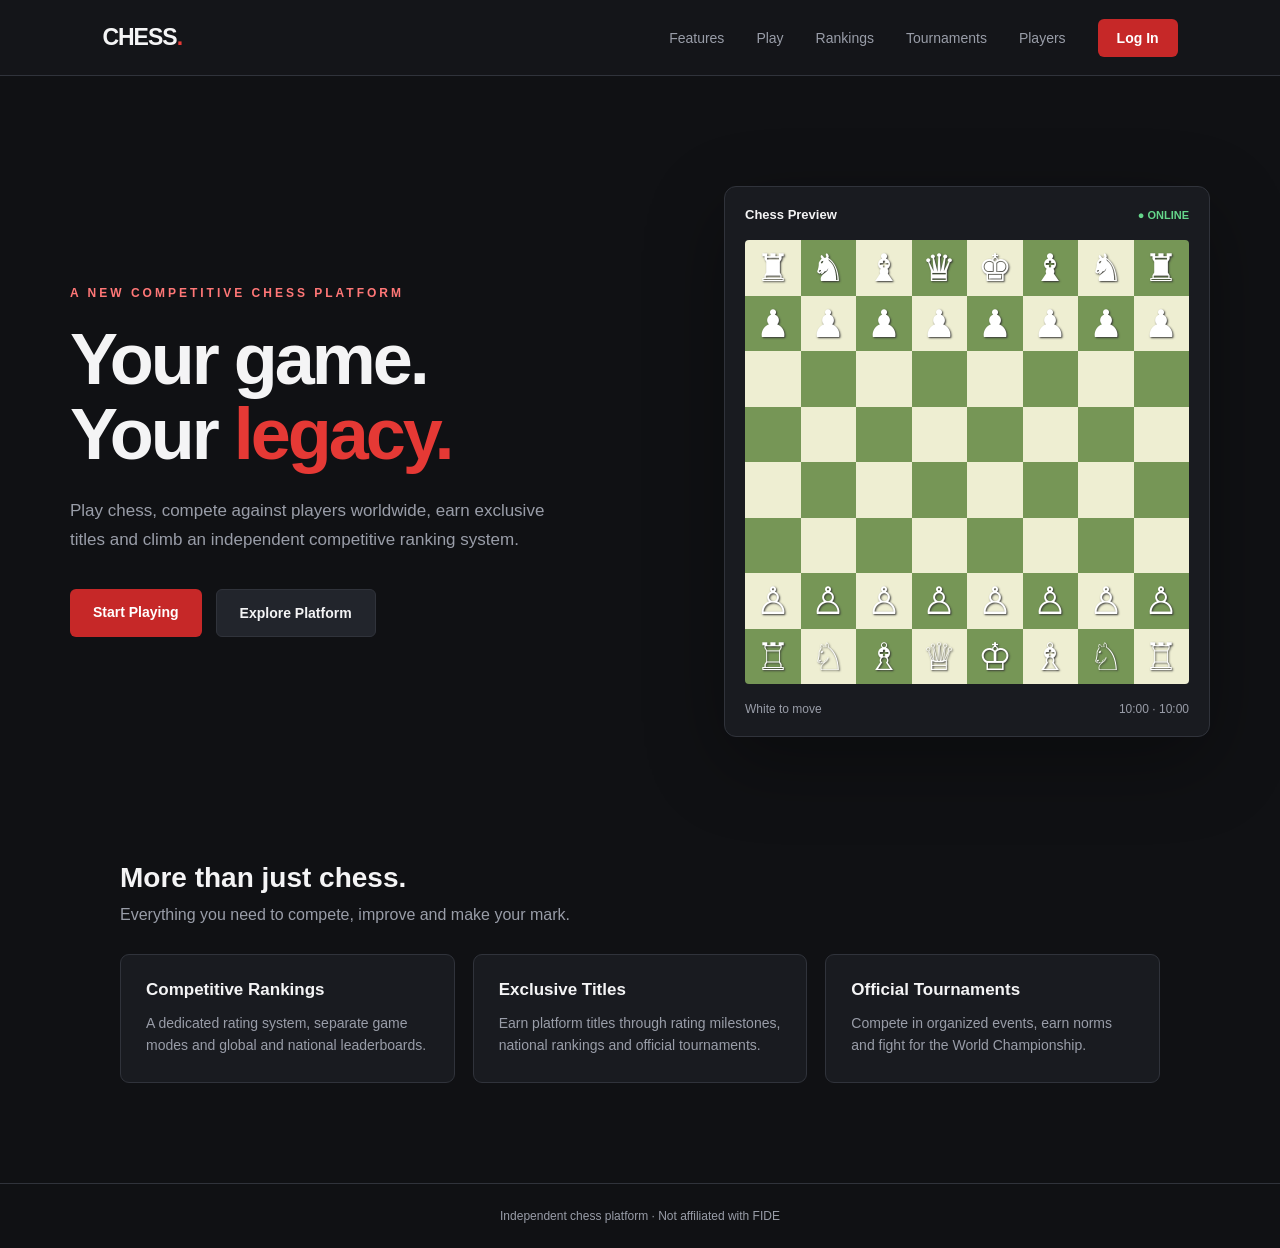
<file: index.html>
<!DOCTYPE html>
<html lang="en">
<head>
    <meta charset="UTF-8">
    <meta name="viewport" content="width=device-width, initial-scale=1.0">
    <meta name="theme-color" content="#101114">

    <title>Chess Platform — Competitive Chess</title>

    <style>
        :root {
            --background: #101114;
            --surface: #191b20;
            --surface-light: #22252c;
            --border: #30333b;
            --text: #f4f4f5;
            --muted: #999da8;
            --red: #c62828;
            --red-hover: #e53935;
        }

        * {
            margin: 0;
            padding: 0;
            box-sizing: border-box;
        }

        body {
            background: var(--background);
            color: var(--text);
            font-family: Arial, Helvetica, sans-serif;
            min-height: 100vh;
        }

        a {
            color: inherit;
            text-decoration: none;
        }

        /* Navigation */

        header {
            height: 76px;
            padding: 0 8%;
            display: flex;
            align-items: center;
            justify-content: space-between;
            border-bottom: 1px solid var(--border);
            background: #141519;
        }

        .logo {
            font-size: 23px;
            font-weight: 800;
            letter-spacing: -1px;
        }

        .logo span {
            color: var(--red-hover);
        }

        nav {
            display: flex;
            align-items: center;
            gap: 32px;
        }

        nav a {
            color: var(--muted);
            font-size: 14px;
            transition: color 0.2s;
        }

        nav a:hover {
            color: var(--text);
        }

        .login-button {
            background: var(--red);
            color: white;
            padding: 11px 19px;
            border-radius: 6px;
            font-weight: 700;
            display: inline-flex;
            align-items: center;
            gap: 9px;
        }

        nav a.login-button {
            color: white;
        }

        .login-button:hover {
            background: var(--red-hover);
        }

        .nav-av {
            width: 26px;
            height: 26px;
            border-radius: 50%;
            object-fit: cover;
            background: #292d36;
            display: inline-grid;
            place-items: center;
            font-size: 12px;
            font-weight: 800;
            flex: 0 0 26px;
        }

        .tb {
            background: #A71924;
            color: #fff;
            font-size: 10px;
            font-weight: 900;
            padding: 2px 5px;
            border-radius: 3px;
            letter-spacing: .3px;
        }

        /* Hero */

        .hero {
            max-width: 1200px;
            margin: auto;
            padding: 110px 30px 90px;
            display: grid;
            grid-template-columns: 1.1fr 0.9fr;
            align-items: center;
            gap: 60px;
        }

        .eyebrow {
            color: #ff7777;
            font-size: 12px;
            font-weight: 800;
            letter-spacing: 3px;
            text-transform: uppercase;
            margin-bottom: 22px;
        }

        h1 {
            font-size: clamp(42px, 6vw, 72px);
            line-height: 1.05;
            letter-spacing: -3px;
            margin-bottom: 24px;
        }

        h1 span {
            color: var(--red-hover);
        }

        .description {
            max-width: 500px;
            color: var(--muted);
            font-size: 17px;
            line-height: 1.7;
            margin-bottom: 35px;
        }

        .hero-actions {
            display: flex;
            gap: 14px;
            flex-wrap: wrap;
        }

        .button {
            padding: 15px 23px;
            border-radius: 6px;
            font-size: 14px;
            font-weight: 700;
            transition: 0.2s;
        }

        .primary {
            background: var(--red);
            color: white;
        }

        .primary:hover {
            background: var(--red-hover);
        }

        .secondary {
            background: var(--surface-light);
            border: 1px solid var(--border);
        }

        .secondary:hover {
            background: #30333b;
        }

        /* Chess preview */

        .preview {
            background: var(--surface);
            border: 1px solid var(--border);
            border-radius: 12px;
            padding: 20px;
            box-shadow: 0 25px 80px #00000055;
        }

        .preview-header {
            display: flex;
            justify-content: space-between;
            align-items: center;
            margin-bottom: 18px;
            font-size: 13px;
        }

        .live {
            color: #65d68b;
            font-size: 11px;
            font-weight: 700;
        }

        .board {
            display: grid;
            grid-template-columns: repeat(8, 1fr);
            aspect-ratio: 1;
            overflow: hidden;
            border-radius: 4px;
        }

        .square {
            aspect-ratio: 1;
            display: flex;
            align-items: center;
            justify-content: center;
            font-family: "Segoe UI Symbol", serif;
            font-size: clamp(19px, 3vw, 39px);
        }

        .light {
            background: #eeeed2;
            color: #ffffff;
            text-shadow: 1px 1px 2px #333;
        }

        .dark {
            background: #769656;
            color: #ffffff;
            text-shadow: 1px 1px 2px #333;
        }

        .preview-footer {
            display: flex;
            justify-content: space-between;
            margin-top: 18px;
            color: var(--muted);
            font-size: 12px;
        }

        /* Feature section */

        .features {
            max-width: 1100px;
            margin: auto;
            padding: 35px 30px 100px;
        }

        .section-heading {
            font-size: 28px;
            margin-bottom: 12px;
        }

        .section-description {
            color: var(--muted);
            margin-bottom: 30px;
        }

        .feature-grid {
            display: grid;
            grid-template-columns: repeat(3, 1fr);
            gap: 18px;
        }

        .feature {
            background: var(--surface);
            border: 1px solid var(--border);
            border-radius: 9px;
            padding: 25px;
        }

        .feature h3 {
            margin-bottom: 12px;
            font-size: 17px;
        }

        .feature p {
            color: var(--muted);
            font-size: 14px;
            line-height: 1.6;
        }

        footer {
            border-top: 1px solid var(--border);
            padding: 25px 8%;
            color: var(--muted);
            font-size: 12px;
            text-align: center;
        }

        @media (max-width: 800px) {
            header {
                padding: 0 5%;
            }

            nav {
                gap: 14px;
            }

            nav a:not(.login-button):not(#logoutLink) {
                display: none;
            }

            .hero {
                grid-template-columns: 1fr;
                padding-top: 70px;
                gap: 45px;
            }

            .feature-grid {
                grid-template-columns: 1fr;
            }
        }
    
.tb[data-tip],.title-badge[data-tip]{position:relative;cursor:help}
.tb[data-tip]:hover::after,.title-badge[data-tip]:hover::after{content:attr(data-tip);position:absolute;bottom:calc(100% + 7px);left:50%;transform:translateX(-50%);background:#000;color:#fff;font-size:11px;font-weight:700;letter-spacing:0;text-transform:none;white-space:nowrap;padding:5px 9px;border-radius:5px;border:1px solid #30333b;z-index:60;pointer-events:none}
@media(max-width:700px){
  header,.topbar{height:auto!important;flex-wrap:wrap;padding:10px 4%!important;gap:6px 12px}
  header nav,.topbar nav{width:100%;overflow-x:auto;gap:18px!important;padding:4px 0 6px;scrollbar-width:none}
  header nav a,.topbar nav a{display:inline-block!important;white-space:nowrap}
  header nav a[hidden],.topbar nav a[hidden]{display:none!important}
  button,select,.btn{min-height:44px}
}
</style>
</head>

<body>

    <header>
        <a href="index.html" class="logo">
            CHESS<span>.</span>
        </a>

        <nav>
            <a href="#features">Features</a>
            <a href="play.html">Play</a>
            <a href="rankings.html">Rankings</a>
            <a href="tournaments.html">Tournaments</a>
            <a href="player.html">Players</a>
            <a href="login.html" class="login-button" id="authLink">Log In</a>
            <a href="#" id="logoutLink" hidden>Log out</a>
        </nav>
    </header>

    <main>
        <section class="hero">
            <div>
                <div class="eyebrow">A new competitive chess platform</div>

                <h1>
                    Your game.<br>
                    Your <span>legacy.</span>
                </h1>

                <p class="description">
                    Play chess, compete against players worldwide,
                    earn exclusive titles and climb an independent
                    competitive ranking system.
                </p>

                <div class="hero-actions">
                    <a href="play.html" class="button primary">Start Playing</a>
                    <a href="#features" class="button secondary">Explore Platform</a>
                </div>
            </div>

            <div class="preview">
                <div class="preview-header">
                    <strong>Chess Preview</strong>
                    <span class="live">● ONLINE</span>
                </div>

                <div class="board" id="chess-board"></div>

                <div class="preview-footer">
                    <span>White to move</span>
                    <span>10:00 · 10:00</span>
                </div>
            </div>
        </section>

        <section class="features" id="features">
            <h2 class="section-heading">More than just chess.</h2>

            <p class="section-description">
                Everything you need to compete, improve and make your mark.
            </p>

            <div class="feature-grid">
                <article class="feature">
                    <h3>Competitive Rankings</h3>
                    <p>
                        A dedicated rating system, separate game modes
                        and global and national leaderboards.
                    </p>
                </article>

                <article class="feature">
                    <h3>Exclusive Titles</h3>
                    <p>
                        Earn platform titles through rating milestones,
                        national rankings and official tournaments.
                    </p>
                </article>

                <article class="feature">
                    <h3>Official Tournaments</h3>
                    <p>
                        Compete in organized events, earn norms
                        and fight for the World Championship.
                    </p>
                </article>
            </div>
        </section>
    </main>

    <footer>
        Independent chess platform · Not affiliated with FIDE
    </footer>

    <script>
        const pieces = [
            "♜", "♞", "♝", "♛", "♚", "♝", "♞", "♜",
            "♟", "♟", "♟", "♟", "♟", "♟", "♟", "♟",
            "", "", "", "", "", "", "", "",
            "", "", "", "", "", "", "", "",
            "", "", "", "", "", "", "", "",
            "", "", "", "", "", "", "", "",
            "♙", "♙", "♙", "♙", "♙", "♙", "♙", "♙",
            "♖", "♘", "♗", "♕", "♔", "♗", "♘", "♖"
        ];

        const board = document.getElementById("chess-board");

        pieces.forEach((piece, index) => {
            const square = document.createElement("div");

            const row = Math.floor(index / 8);
            const col = index % 8;

            square.className =
                "square " + ((row + col) % 2 === 0 ? "light" : "dark");

            square.textContent = piece;
            board.appendChild(square);
        });
    </script>

    <script type="module">
        import { createClient } from "https://esm.sh/@supabase/supabase-js@2";

        const supabase = createClient(
            "https://hloyebtuqozxalewkbgp.supabase.co",
            "sb_publishable_LhVKo17KVegP0q_qWqghnw_wkOYn3l4"
        );

        try {
            const { data: { session } } = await supabase.auth.getSession();

            if (session) {
                const user = session.user;
                const { data: profile, error } = await supabase
                    .from("profiles")
                    .select("username, title, avatar_url")
                    .eq("id", user.id)
                    .maybeSingle();
                if (error) console.error("Profile load failed:", error);

                // Fall back to the username chosen at sign-up if the profile row can't be read
                const name = profile?.username || user.user_metadata?.username || "My account";

                const link = document.getElementById("authLink");
                link.href = "player.html?user=" + encodeURIComponent(name);
                link.textContent = "";

                const av = profile?.avatar_url
                    ? Object.assign(document.createElement("img"), { src: profile.avatar_url, alt: "" })
                    : Object.assign(document.createElement("span"), { textContent: name.charAt(0).toUpperCase() });
                av.className = "nav-av";
                av.addEventListener?.("error", () => av.remove());
                link.append(av);

                if (profile?.title) {
                    const badge = document.createElement("span");
                    badge.className = "tb";
                    badge.textContent = profile.title.toUpperCase();
                    link.append(badge);
                }
                link.append(name);

                const out = document.getElementById("logoutLink");
                out.hidden = false;
                out.addEventListener("click", async (e) => {
                    e.preventDefault();
                    await supabase.auth.signOut();
                    location.reload();
                });

                // Show as "online" on the rankings page
                const presence = supabase.channel("online", { config: { presence: { key: user.id } } });
                presence.subscribe(async (status) => {
                    if (status === "SUBSCRIBED") await presence.track({ at: Date.now() });
                });
            }
        } catch (err) {
            console.error("Auth check failed:", err);
        }
    </script>

<script>
(() => {
  const N = { CM: "Candidate Master", PM: "Premier Master", NM: "National Master", IM: "International Master", GM: "Grandmaster", SGM: "Super Grandmaster", WC: "World Champion" };
  const tag = () => document.querySelectorAll(".tb,.title-badge").forEach((e) => {
    const n = N[e.textContent.trim().toUpperCase()];
    if (n && e.dataset.tip !== n) e.dataset.tip = n;
  });
  let t;
  new MutationObserver(() => { clearTimeout(t); t = setTimeout(tag, 60); }).observe(document.body, { childList: true, subtree: true });
  tag();
})();
</script>
<script src="challenges.js"></script>
</body>
</html>
</file>
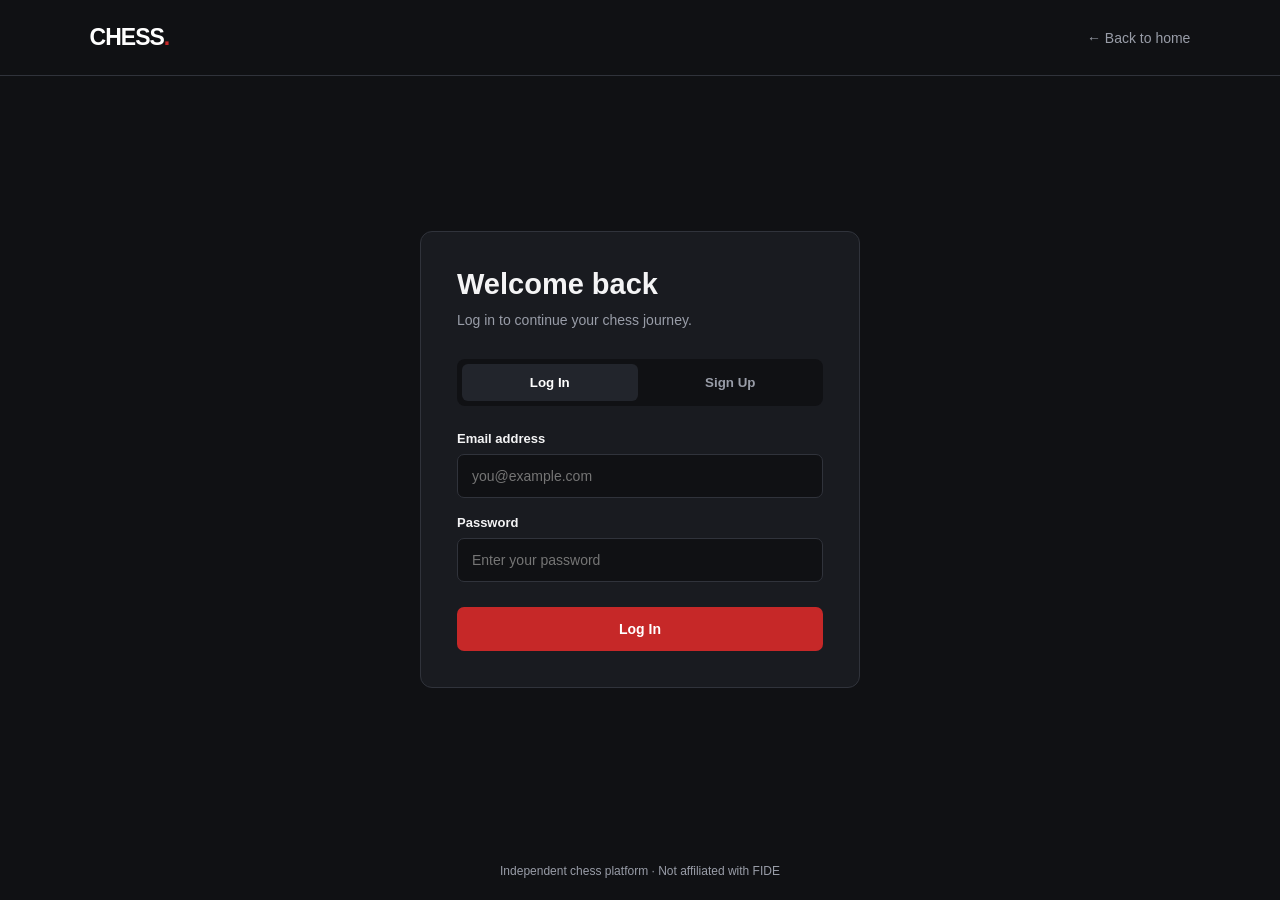
<file: login.html>
<!DOCTYPE html>
<html lang="en">
<head>
    <meta charset="UTF-8">
    <meta name="viewport" content="width=device-width, initial-scale=1.0">
    <meta name="theme-color" content="#101114">
    <title>Login — CHESS.</title>
    <style>
        :root {
            --background: #101114;
            --surface: #191b20;
            --surface-light: #22252c;
            --border: #30333b;
            --text: #f4f4f5;
            --muted: #999da8;
            --red: #c62828;
            --red-hover: #e53935;
        }
        * { box-sizing: border-box; margin: 0; padding: 0; }
        body {
            min-height: 100vh; background: var(--background); color: var(--text);
            font-family: Arial, sans-serif; display: flex; flex-direction: column;
        }
        header {
            height: 76px; padding: 0 7%; display: flex; align-items: center;
            justify-content: space-between; border-bottom: 1px solid var(--border);
        }
        .logo {
            color: white; font-size: 23px; font-weight: 900;
            text-decoration: none; letter-spacing: -1px;
        }
        .logo span { color: var(--red); }
        header a.back { color: var(--muted); text-decoration: none; font-size: 14px; }
        header a.back:hover { color: white; }
        main { flex: 1; display: grid; place-items: center; padding: 40px 20px; }
        .login-card {
            width: 100%; max-width: 440px; background: var(--surface);
            border: 1px solid var(--border); border-radius: 12px; padding: 36px;
        }
        h1 { font-size: 29px; margin-bottom: 9px; }
        .subtitle { color: var(--muted); font-size: 14px; margin-bottom: 28px; line-height: 1.5; }
        .tabs {
            display: grid; grid-template-columns: 1fr 1fr; gap: 5px;
            background: var(--background); padding: 5px; border-radius: 8px; margin-bottom: 25px;
        }
        .tab {
            padding: 11px; border: none; border-radius: 6px; background: transparent;
            color: var(--muted); font-weight: 700; cursor: pointer;
        }
        .tab.active { background: var(--surface-light); color: white; }
        .field { margin-bottom: 17px; }
        label { display: block; font-size: 13px; font-weight: 700; margin-bottom: 8px; }
        input {
            width: 100%; padding: 13px 14px; border: 1px solid var(--border);
            border-radius: 7px; background: var(--background); color: white;
            outline: none; font-size: 14px;
        }
        input:focus { border-color: var(--red); }
        .hint { margin-top: 7px; color: var(--muted); font-size: 11px; line-height: 1.45; }
        .submit {
            width: 100%; padding: 14px; margin-top: 8px; border: none; border-radius: 7px;
            background: var(--red); color: white; font-weight: 800; font-size: 14px;
            cursor: pointer; transition: .2s;
        }
        .submit:hover { background: var(--red-hover); }
        .submit:disabled { opacity: .6; cursor: not-allowed; }
        #message {
            display: none; margin-top: 18px; padding: 12px; border-radius: 7px;
            font-size: 13px; line-height: 1.5;
        }
        #message.error { display: block; background: #351b1d; color: #ffaaaa; border: 1px solid #693034; }
        #message.success { display: block; background: #193322; color: #a5e5b8; border: 1px solid #285d39; }
        footer { padding: 22px; text-align: center; color: var(--muted); font-size: 12px; }
        @media (max-width: 480px) { .login-card { padding: 25px; } }
    </style>
</head>
<body>
<header>
    <a href="index.html" class="logo">CHESS<span>.</span></a>
    <a href="index.html" class="back">← Back to home</a>
</header>

<main>
    <section class="login-card">
        <h1 id="heading">Welcome back</h1>
        <p class="subtitle" id="subtitle">Log in to continue your chess journey.</p>

        <div class="tabs" id="tabs">
            <button class="tab active" id="loginTab" type="button">Log In</button>
            <button class="tab" id="signupTab" type="button">Sign Up</button>
        </div>

        <form id="authForm">
            <div class="field" id="usernameField" hidden>
                <label for="username">Chess username</label>
                <input
                    type="text" id="username" name="username"
                    placeholder="Choose your username" minlength="3" maxlength="16"
                    pattern="[A-Za-z0-9_]{3,16}" autocomplete="username"
                    autocapitalize="none" spellcheck="false"
                >
                <p class="hint">3–16 characters. Letters, numbers and underscores only. Your username is public.</p>
            </div>

            <div class="field">
                <label for="email">Email address</label>
                <input type="email" id="email" placeholder="you@example.com"
                    autocomplete="email" required>
            </div>

            <div class="field">
                <label for="password">Password</label>
                <input type="password" id="password" placeholder="Enter your password"
                    autocomplete="current-password" minlength="6" required>
            </div>

            <div class="field" id="confirmField" hidden>
                <label for="confirmPassword">Confirm password</label>
                <input type="password" id="confirmPassword" placeholder="Enter your password again"
                    autocomplete="new-password" minlength="6">
            </div>

            <button class="submit" id="submitButton" type="submit">Log In</button>
        </form>

        <div id="message" role="status" aria-live="polite"></div>
    </section>
</main>

<footer>Independent chess platform · Not affiliated with FIDE</footer>

<script type="module">
    import { createClient } from "https://esm.sh/@supabase/supabase-js@2";

    const SUPABASE_URL = "https://hloyebtuqozxalewkbgp.supabase.co";
    const SUPABASE_KEY = "sb_publishable_LhVKo17KVegP0q_qWqghnw_wkOYn3l4";
    const supabase = createClient(SUPABASE_URL, SUPABASE_KEY);

    const form = document.getElementById("authForm");
    const loginTab = document.getElementById("loginTab");
    const signupTab = document.getElementById("signupTab");
    const heading = document.getElementById("heading");
    const subtitle = document.getElementById("subtitle");
    const submitButton = document.getElementById("submitButton");
    const usernameField = document.getElementById("usernameField");
    const usernameInput = document.getElementById("username");
    const confirmField = document.getElementById("confirmField");
    const passwordInput = document.getElementById("password");
    const confirmInput = document.getElementById("confirmPassword");
    const message = document.getElementById("message");

    let mode = "login";

    function showMessage(text, type) {
        message.textContent = text;
        message.className = type;
    }

    function clearMessage() {
        message.textContent = "";
        message.className = "";
    }

    function setMode(newMode) {
        mode = newMode;
        clearMessage();
        const signingUp = mode === "signup";

        loginTab.classList.toggle("active", !signingUp);
        signupTab.classList.toggle("active", signingUp);
        heading.textContent = signingUp ? "Create your account" : "Welcome back";
        subtitle.textContent = signingUp
            ? "Choose your CHESS. username and join the competitive chess community."
            : "Log in to continue your chess journey.";

        submitButton.textContent = signingUp ? "Create Account" : "Log In";
        usernameField.hidden = !signingUp;
        usernameInput.required = signingUp;
        confirmField.hidden = !signingUp;
        confirmInput.required = signingUp;
        passwordInput.autocomplete = signingUp ? "new-password" : "current-password";
    }

    loginTab.addEventListener("click", () => setMode("login"));
    signupTab.addEventListener("click", () => setMode("signup"));

    function friendlyAuthError(error) {
        const text = (error?.message || "").toLowerCase();
        if (text.includes("username") && (text.includes("reserved") || text.includes("already taken"))) {
            return "That username is reserved or already taken. Please choose another.";
        }
        if (text.includes("duplicate key") || text.includes("unique constraint") ||
            text.includes("profiles_username_lower_idx")) {
            return "That username is already taken. Please choose another.";
        }
        if (text.includes("already registered") || text.includes("already exists")) {
            return "An account with that email already exists. Try logging in.";
        }
        return error?.message || "Something went wrong. Please try again.";
    }

    form.addEventListener("submit", async (event) => {
        event.preventDefault();
        clearMessage();

        const email = document.getElementById("email").value.trim();
        const password = passwordInput.value;
        const username = usernameInput.value.trim();

        if (mode === "signup") {
            if (!/^[A-Za-z0-9_]{3,16}$/.test(username)) {
                showMessage("Username must be 3–16 characters and contain only letters, numbers or underscores.", "error");
                usernameInput.focus();
                return;
            }
            if (password !== confirmInput.value) {
                showMessage("Your passwords do not match.", "error");
                return;
            }
        }

        submitButton.disabled = true;
        submitButton.textContent = "Please wait...";

        try {
            if (mode === "signup") {
                const { data, error } = await supabase.auth.signUp({
                    email,
                    password,
                    options: {
                        data: { username }
                    }
                });

                if (error) throw error;

                if (data.session) {
                    showMessage("Account created! Redirecting...", "success");
                    setTimeout(() => window.location.href = "index.html", 1200);
                } else {
                    showMessage(
                        "Account created! Check your email for a confirmation link. Your username will be ready when you confirm your account.",
                        "success"
                    );
                }
            } else {
                const { error } = await supabase.auth.signInWithPassword({ email, password });
                if (error) throw error;

                showMessage("Login successful! Redirecting...", "success");
                setTimeout(() => window.location.href = "index.html", 1000);
            }
        } catch (error) {
            showMessage(friendlyAuthError(error), "error");
        } finally {
            submitButton.disabled = false;
            submitButton.textContent = mode === "signup" ? "Create Account" : "Log In";
        }
    });

    const { data: { session } } = await supabase.auth.getSession();
    if (session) {
        heading.textContent = "You're already logged in";
        subtitle.textContent = "You already have an active account session.";
        form.hidden = true;
        document.getElementById("tabs").hidden = true;
        showMessage("You are signed in. You can return to the homepage.", "success");
    }

    window.supabaseClient = supabase;
</script>
</body>
</html>
</file>
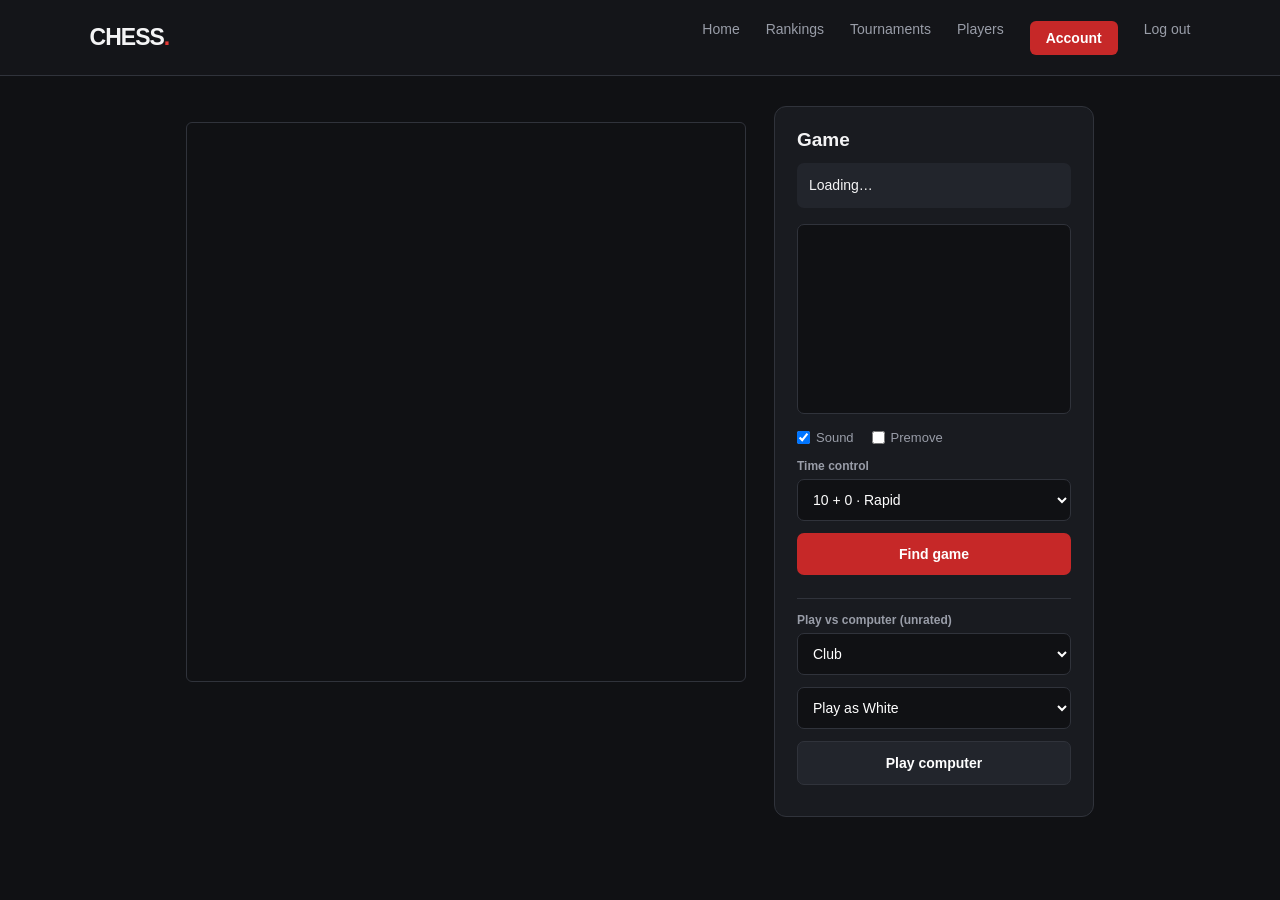
<file: play.html>
<!DOCTYPE html>
<html lang="en">
<head>
<link rel="stylesheet" href="mobile-board.css">
<meta charset="UTF-8">
<meta name="viewport" content="width=device-width, initial-scale=1.0">
<meta name="theme-color" content="#101114">
<title>Play — CHESS.</title>
<style>
:root{--background:#101114;--surface:#191b20;--surface-light:#22252c;--border:#30333b;--text:#f4f4f5;--muted:#999da8;--red:#c62828;--red-hover:#e53935}
*{box-sizing:border-box;margin:0;padding:0}
body{min-height:100vh;background:var(--background);color:var(--text);font-family:Arial,sans-serif;display:flex;flex-direction:column}
a{color:inherit;text-decoration:none}
header{height:76px;padding:0 7%;display:flex;align-items:center;justify-content:space-between;border-bottom:1px solid var(--border);background:#141519}
.logo{font-size:23px;font-weight:900;letter-spacing:-1px}.logo span{color:var(--red-hover)}
header nav{display:flex;gap:26px;font-size:14px;color:var(--muted)}header nav a:hover{color:#fff}
main{flex:1;display:flex;justify-content:center;gap:28px;flex-wrap:wrap;padding:30px 20px}
.board-wrap{width:min(92vw,560px)}
.player{display:flex;justify-content:space-between;align-items:center;padding:8px 4px;font-weight:700;font-size:15px}
.player small{color:var(--muted);font-weight:400}
.tb{display:inline-block;background:#A71924;color:#fff;font-size:10px;font-weight:900;padding:2px 5px;border-radius:3px;margin-right:6px;letter-spacing:.3px;vertical-align:middle}
.av{width:28px;height:28px;border-radius:6px;object-fit:cover;vertical-align:middle;margin-right:8px}
header nav a.nav-user{background:var(--red);color:#fff;padding:9px 16px;border-radius:6px;font-weight:700}
header nav a.nav-user:hover{background:var(--red-hover)}
.clock{font-family:"Courier New",monospace;font-size:21px;background:var(--surface-light);border:1px solid var(--border);padding:5px 12px;border-radius:6px;min-width:92px;text-align:center;color:var(--muted)}
.clock.run{background:#2c3a2f;color:#fff;border-color:#42b883}
.clock.run.low{background:#4a1f21;border-color:var(--red-hover)}
.board{display:grid;grid-template-columns:repeat(8,1fr);aspect-ratio:1;border-radius:6px;overflow:hidden;border:1px solid var(--border)}
.sq{aspect-ratio:1;display:flex;align-items:center;justify-content:center;font-size:min(9vw,52px);cursor:pointer;position:relative;user-select:none;font-family:"Segoe UI Symbol",serif}
.sq.light{background:#eeeed2}.sq.dark{background:#769656}
.sq.last{box-shadow:inset 0 0 0 100px #f6f66966}
.sq.sel{box-shadow:inset 0 0 0 100px #4aa3ff88}
.sq.check{box-shadow:inset 0 0 0 100px #e5393599}
.sq.target::after{content:"";width:28%;height:28%;border-radius:50%;background:#00000033;position:absolute}
.w{color:#fff;text-shadow:0 0 2px #000,0 0 2px #000,1px 1px 2px #000}
.b{color:#111;text-shadow:0 0 1px #fff}
.panel{width:min(92vw,320px);background:var(--surface);border:1px solid var(--border);border-radius:12px;padding:22px;align-self:flex-start}
.panel h2{font-size:19px;margin-bottom:12px}
#status{padding:12px;border-radius:7px;background:var(--surface-light);font-size:14px;line-height:1.5;margin-bottom:16px}
#moves{height:190px;overflow:auto;background:var(--background);border:1px solid var(--border);border-radius:7px;padding:10px;font-size:13px;line-height:1.8;color:var(--muted);margin-bottom:16px}
#moves b{color:var(--text)}
label{display:block;font-size:12px;font-weight:700;margin-bottom:6px;color:var(--muted)}
select{width:100%;padding:11px;border:1px solid var(--border);border-radius:7px;background:var(--background);color:#fff;font-size:14px;margin-bottom:12px}
button{width:100%;padding:13px;border:0;border-radius:7px;background:var(--red);color:#fff;font-weight:800;font-size:14px;cursor:pointer;margin-bottom:9px}
button:hover{background:var(--red-hover)}
button:disabled{opacity:.6}
button.alt{background:var(--surface-light);border:1px solid var(--border)}
button.alt:hover{background:#30333b}
.hidden{display:none!important}
#botWrap{margin-top:14px;padding-top:14px;border-top:1px solid var(--border)}
.boardbox{position:relative}
#arrows{position:absolute;inset:0;width:100%;height:100%;pointer-events:none}
.board{touch-action:none;-webkit-user-select:none;user-select:none}
.sq.pre{box-shadow:inset 0 0 0 100px #2b6fd499}
.sq.dsrc span{opacity:.3}
.ghost{position:fixed;pointer-events:none;z-index:100;transform:translate(-50%,-50%);font-family:"Segoe UI Symbol",serif;line-height:1}
.flag{height:13px;border-radius:2px;vertical-align:middle;margin-right:6px}
.prefs{display:flex;gap:18px;margin-bottom:14px;font-size:13px;color:var(--muted)}
.prefs label{display:flex;align-items:center;gap:6px;margin:0;font-weight:400;font-size:13px;cursor:pointer}
.amsg{font-size:12px;color:var(--muted);margin-bottom:9px;min-height:16px}
.acc{font-size:13px;line-height:1.7;margin-bottom:10px}
.evalline{font-size:13px;color:var(--muted);margin-bottom:10px}
.ctl{display:grid;grid-template-columns:repeat(4,1fr);gap:6px;margin-bottom:9px}.ctl button{margin:0}
#moves .mv{cursor:pointer;padding:1px 4px;border-radius:4px}
#moves .mv:hover{background:var(--surface-light)}
#moves .mv.cur{background:var(--red);color:#fff}
@media(max-width:700px){
  main{padding:12px 6px;gap:14px}
  .board-wrap{width:min(100vw - 12px,560px)}
  .sq{font-size:min(10.5vw,52px)}
  .panel{width:100%;padding:16px}
  #moves{height:120px}
  .player{font-size:14px}.clock{font-size:18px;min-width:78px;padding:4px 8px}
}

.tb[data-tip],.title-badge[data-tip]{position:relative;cursor:help}
.tb[data-tip]:hover::after,.title-badge[data-tip]:hover::after{content:attr(data-tip);position:absolute;bottom:calc(100% + 7px);left:50%;transform:translateX(-50%);background:#000;color:#fff;font-size:11px;font-weight:700;letter-spacing:0;text-transform:none;white-space:nowrap;padding:5px 9px;border-radius:5px;border:1px solid #30333b;z-index:60;pointer-events:none}
@media(max-width:700px){
  header,.topbar{height:auto!important;flex-wrap:wrap;padding:10px 4%!important;gap:6px 12px}
  header nav,.topbar nav{width:100%;overflow-x:auto;gap:18px!important;padding:4px 0 6px;scrollbar-width:none}
  header nav a,.topbar nav a{display:inline-block!important;white-space:nowrap}
  header nav a[hidden],.topbar nav a[hidden]{display:none!important}
  button,select,.btn{min-height:44px}
}
</style>
</head>
<body>
<header>
  <a class="logo" href="index.html">CHESS<span>.</span></a>
  <nav><a href="index.html">Home</a><a href="rankings.html">Rankings</a><a href="tournaments.html">Tournaments</a><a href="player.html">Players</a><a href="player.html" class="nav-user" id="authLink">Account</a><a href="#" id="logoutLink">Log out</a></nav>
</header>

<main>
  <div class="board-wrap">
    <div class="player" id="topPlayer"></div>
    <div class="boardbox"><div class="board" id="board"></div><svg id="arrows" viewBox="0 0 8 8"></svg></div>
    <div class="player" id="bottomPlayer"></div>
  </div>
  <aside class="panel">
    <h2 id="gameTitle">Game</h2>
    <div id="status">Loading…</div>
    <div id="moves"></div>
    <div class="prefs">
      <label><input type="checkbox" id="optSound" checked> Sound</label>
      <label><input type="checkbox" id="optPremove"> Premove</label>
    </div>
    <div id="tcWrap">
      <label for="tc">Time control</label>
      <select id="tc">
        <option value="1:0">1 + 0 · Bullet</option>
        <option value="3:0">3 + 0 · Blitz</option>
        <option value="3:2">3 + 2 · Blitz</option>
        <option value="5:0">5 + 0 · Blitz</option>
        <option value="10:0" selected>10 + 0 · Rapid</option>
        <option value="15:10">15 + 10 · Rapid</option>
        <option value="30:0">30 + 0 · Classical</option>
      </select>
    </div>
    <button id="findBtn">Find game</button>
    <div id="botWrap">
      <label for="botLevel">Play vs computer (unrated)</label>
      <select id="botLevel">
        <option value="0">Beginner</option>
        <option value="1">Casual</option>
        <option value="2" selected>Club</option>
        <option value="3">Strong</option>
        <option value="4">Master</option>
      </select>
      <select id="botColor">
        <option value="w">Play as White</option>
        <option value="b">Play as Black</option>
        <option value="r">Random colour</option>
      </select>
      <button id="botBtn" class="alt">Play computer</button>
    </div>
    <button id="resignBtn" class="alt hidden">Resign</button>
    <div id="analysisWrap" class="hidden">
      <button id="analyzeBtn" class="alt">Analyze game</button>
      <div id="analysisMsg" class="amsg"></div>
      <div id="reviewCtl" class="hidden">
        <div class="acc" id="accText"></div>
        <div class="ctl">
          <button id="rvFirst" class="alt">⏮</button><button id="rvPrev" class="alt">◀</button>
          <button id="rvNext" class="alt">▶</button><button id="rvLast" class="alt">⏭</button>
        </div>
        <div class="evalline" id="evalText"></div>
        <button id="rvClose" class="alt">Close analysis</button>
      </div>
    </div>
  </aside>
</main>

<script type="module">
import { createClient } from "https://esm.sh/@supabase/supabase-js@2";
import { Chess } from "https://esm.sh/chess.js@1.0.0";

const supabase = createClient(
  "https://hloyebtuqozxalewkbgp.supabase.co",
  "sb_publishable_LhVKo17KVegP0q_qWqghnw_wkOYn3l4"
);
const $ = (id) => document.getElementById(id);
const GLYPH = { k: "♚", q: "♛", r: "♜", b: "♝", n: "♞", p: "♟" };
const PF = "username,title,avatar_url,country,bullet_rating,blitz_rating,rapid_rating,classical_rating";
const SELECT = `*, white:profiles!games_white_id_fkey(${PF}), black:profiles!games_black_id_fkey(${PF})`;

const { data: { session } } = await supabase.auth.getSession();
if (!session) { location.href = "login.html"; throw new Error("not logged in"); }
const me = session.user.id;
$("logoutLink").onclick = async (e) => {
  e.preventDefault();
  await supabase.auth.signOut();
  location.href = "login.html";
};

const { data: myProfile } = await supabase.from("profiles").select(PF).eq("id", me).maybeSingle();
const myName = myProfile?.username || session.user.user_metadata?.username || "You";
{
  const al = $("authLink");
  al.href = "player.html?user=" + encodeURIComponent(myName);
  al.textContent = "";
  if (myProfile?.title) {
    const b = document.createElement("span");
    b.className = "tb";
    b.textContent = myProfile.title.toUpperCase();
    al.append(b);
  }
  al.append(myName);
}
// Show as "online" on the rankings page
const presence = supabase.channel("online", { config: { presence: { key: me } } });
presence.subscribe(async (st) => { if (st === "SUBSCRIBED") await presence.track({ at: Date.now() }); });

let game = null, chess = new Chess(), selected = null, targets = [], channel = null;
let offset = 0, claiming = false;
let arrows = [], premove = null, dragging = null, arrowStart = null;
let review = null, analysisHandler = null, analyzing = false, quotaFor = null, lastSnd = null;

const prefs = { sound: true, premove: false };
try { Object.assign(prefs, JSON.parse(localStorage.getItem("chessPrefs") || "{}")); } catch {}
const savePrefs = () => { try { localStorage.setItem("chessPrefs", JSON.stringify(prefs)); } catch {} };

/* ---------- sounds (synthesised, no files needed) ---------- */
let actx = null;
function initAudio() {
  if (!actx) { try { actx = new (window.AudioContext || window.webkitAudioContext)(); } catch {} }
  if (actx && actx.state === "suspended") actx.resume();
}
function tone(freq, dur, type, vol, when = 0, slideTo) {
  const t = actx.currentTime + when, o = actx.createOscillator(), g = actx.createGain();
  o.type = type; o.frequency.setValueAtTime(freq, t);
  if (slideTo) o.frequency.exponentialRampToValueAtTime(slideTo, t + dur);
  g.gain.setValueAtTime(vol, t); g.gain.exponentialRampToValueAtTime(0.0001, t + dur);
  o.connect(g).connect(actx.destination); o.start(t); o.stop(t + dur + 0.03);
}
function playSound(kind) {
  if (!prefs.sound || !actx || actx.state !== "running") return;
  if (kind === "move") tone(240, 0.07, "triangle", 0.22, 0, 150);
  else if (kind === "capture") { tone(190, 0.1, "square", 0.1, 0, 90); tone(340, 0.05, "triangle", 0.16); }
  else if (kind === "check") { tone(520, 0.09, "sine", 0.18); tone(720, 0.13, "sine", 0.18, 0.09); }
  else if (kind === "end") { tone(440, 0.18, "sine", 0.18); tone(330, 0.18, "sine", 0.18, 0.17); tone(262, 0.3, "sine", 0.18, 0.34); }
}

const myColor = () => !game ? null : game.white_id === me ? "w" : game.black_id === me ? "b" : null;
const canMove = () => game && game.status === "active" && myColor() === chess.turn() && !chess.isGameOver();
const ply = () => chess.history().length;
const selectedTc = () => { const [m, i] = $("tc").value.split(":").map(Number); return m * 60000 + 40 * i * 1000; };
const catOf = (t) => (t < 180000 ? "bullet" : t < 480000 ? "blitz" : t < 1500000 ? "rapid" : "classical");

async function syncOffset() {
  const { data } = await supabase.rpc("server_now");
  if (data) offset = new Date(data).getTime() - Date.now();
}

function applyRow(row) {
  if (game?.id !== row.id) { review = null; premove = null; arrows = []; }
  game = row;
  chess = new Chess();
  if (row.pgn) chess.loadPgn(row.pgn);
  selected = null; targets = [];
  render();
  runPremove();
}

async function fetchGame(id) {
  const { data, error } = await supabase.from("games").select(SELECT).eq("id", id).maybeSingle();
  return error ? null : data;
}

async function openGame(id) {
  const row = await fetchGame(id);
  if (!row) { $("status").textContent = "Game not found."; return; }
  await syncOffset();
  history.replaceState({}, "", "?game=" + id);
  if (channel) supabase.removeChannel(channel);
  channel = supabase.channel("game-" + id)
    .on("postgres_changes", { event: "UPDATE", schema: "public", table: "games", filter: `id=eq.${id}` },
      async () => { const r = await fetchGame(id); if (r) applyRow(r); })
    .subscribe();
  applyRow(row);
}

async function resume() {
  const since = new Date(Date.now() - 5 * 60e3).toISOString();
  const { data } = await supabase.from("games").select("id,status,created_at")
    .or(`white_id.eq.${me},black_id.eq.${me}`).in("status", ["waiting", "active"])
    .order("created_at", { ascending: false }).limit(5);
  const g = (data || []).find(x => x.status === "active" || x.created_at > since);
  if (g) { await openGame(g.id); return true; }
  return false;
}

async function findGame() {
  $("findBtn").disabled = true;
  try {
    if (await resume()) return;
    const [mins, inc] = $("tc").value.split(":").map(Number);
    const base_ms = mins * 60000, inc_ms = inc * 1000;
    const since = new Date(Date.now() - 5 * 60e3).toISOString();
    const { data: open } = await supabase.from("games").select("id")
      .eq("status", "waiting").is("black_id", null).neq("white_id", me)
      .eq("base_ms", base_ms).eq("inc_ms", inc_ms)
      .gte("created_at", since).order("created_at").limit(1);
    if (open?.length) {
      const { data, error } = await supabase.from("games")
        .update({ black_id: me, status: "active" })
        .eq("id", open[0].id).is("black_id", null).select("id");
      if (!error && data?.length) { await openGame(data[0].id); return; }
    }
    const { data, error } = await supabase.from("games")
      .insert({ white_id: me, base_ms, inc_ms }).select("id").single();
    if (error) { $("status").textContent = "Couldn't create a game: " + error.message; return; }
    await openGame(data.id);
  } finally { $("findBtn").disabled = false; }
}

async function makeMove(from, to) {
  if (game.local) {
    try { if (!chess.move({ from, to, promotion: "q" })) return; } catch { return; }
    return afterLocalMove();
  }
  const oldFen = game.fen;
  try { if (!chess.move({ from, to, promotion: "q" })) return; } catch { return; }
  const update = { fen: chess.fen(), pgn: chess.pgn() };
  if (chess.isGameOver()) {
    update.status = "finished";
    update.result = chess.isCheckmate() ? (chess.turn() === "w" ? "0-1" : "1-0") : "1/2-1/2";
  }
  selected = null; targets = [];
  render();
  const { error } = await supabase.from("games").update(update).eq("id", game.id).eq("fen", oldFen);
  if (error) console.error(error);
  const fresh = await fetchGame(game.id);
  if (fresh) applyRow(fresh);
}

async function resign() {
  if (!game || game.status !== "active" || !myColor()) return;
  if (!confirm("Resign this game?")) return;
  if (game.local) {
    game.status = "finished";
    game.result = myColor() === "w" ? "0-1" : "1-0";
    return render();
  }
  const result = myColor() === "w" ? "0-1" : "1-0";
  await supabase.from("games").update({ status: "finished", result }).eq("id", game.id);
  const fresh = await fetchGame(game.id);
  if (fresh) applyRow(fresh);
}

async function claimTimeout() {
  const result = myColor() === "w" ? "1-0" : "0-1";
  await supabase.from("games").update({ status: "finished", result })
    .eq("id", game.id).eq("status", "active").eq("fen", game.fen);
  const fresh = await fetchGame(game.id);
  if (fresh) applyRow(fresh);
}

/* ---------- board interaction: drag & drop, click-to-move, arrows, premoves ---------- */
const boardEl = $("board");
const interactive = () => game && !review && game.status === "active" && myColor() && !chess.isGameOver();
const myTurn = () => chess.turn() === myColor();

function sqFromEvent(e) {
  const r = boardEl.getBoundingClientRect();
  let x = Math.floor(((e.clientX - r.left) / r.width) * 8), y = Math.floor(((e.clientY - r.top) / r.height) * 8);
  if (x < 0 || x > 7 || y < 0 || y > 7) return null;
  if (myColor() === "b") { x = 7 - x; y = 7 - y; }
  return "abcdefgh"[x] + (8 - y);
}

function setPremove(from, to) { premove = { from, to }; selected = null; targets = []; render(); }
function runPremove() {
  if (!premove) return;
  if (!game || game.status !== "active") { premove = null; return; }
  if (chess.turn() !== myColor()) return;
  const pm = premove; premove = null;
  if (chess.moves({ square: pm.from, verbose: true }).some((m) => m.to === pm.to)) makeMove(pm.from, pm.to);
  else render();
}

function showGhost() {
  const src = boardEl.querySelector(`[data-sq="${dragging.from}"]`);
  src?.classList.add("dsrc");
  const g = document.createElement("div");
  g.id = "ghost"; g.className = "ghost " + dragging.piece.color;
  g.textContent = GLYPH[dragging.piece.type] + "\uFE0E";
  g.style.fontSize = src ? getComputedStyle(src).fontSize : "40px";
  document.body.append(g);
}
function moveGhost(e) { const g = $("ghost"); if (g) { g.style.left = e.clientX + "px"; g.style.top = e.clientY + "px"; } }
function hideGhost() { $("ghost")?.remove(); }

boardEl.addEventListener("pointerdown", (e) => {
  initAudio();
  const sq = sqFromEvent(e);
  if (!sq) return;
  if (e.button === 2) { arrowStart = sq; return; }          // right button: start an arrow
  if (e.button !== 0) return;
  if (arrows.length) { arrows = []; drawArrows(); }
  if (!interactive()) return;
  const piece = chess.get(sq);
  const own = piece && piece.color === myColor();
  if (selected && selected !== sq && !own) {
    if (myTurn() && targets.includes(sq)) return makeMove(selected, sq);
    if (!myTurn() && prefs.premove) return setPremove(selected, sq);
  }
  if (own && (myTurn() || prefs.premove)) {
    selected = sq;
    targets = myTurn() ? chess.moves({ square: sq, verbose: true }).map((m) => m.to) : [];
    dragging = { from: sq, piece, id: e.pointerId, moved: false, x: e.clientX, y: e.clientY };
    try { boardEl.setPointerCapture(e.pointerId); } catch {}
    render();
  } else {
    if (!myTurn() && premove) premove = null;
    selected = null; targets = [];
    render();
  }
});

boardEl.addEventListener("pointermove", (e) => {
  if (!dragging || e.pointerId !== dragging.id) return;
  if (!dragging.moved && Math.hypot(e.clientX - dragging.x, e.clientY - dragging.y) > 4) { dragging.moved = true; showGhost(); }
  if (dragging.moved) moveGhost(e);
});

boardEl.addEventListener("pointerup", (e) => {
  if (e.button === 2) {                                      // finish an arrow (or cancel a premove)
    const from = arrowStart; arrowStart = null;
    const to = sqFromEvent(e);
    if (!from || !to) return;
    if (from === to) { if (premove) { premove = null; render(); } return; }
    const i = arrows.findIndex((a) => a.from === from && a.to === to);
    if (i >= 0) arrows.splice(i, 1); else arrows.push({ from, to });
    drawArrows();
    return;
  }
  if (!dragging || e.pointerId !== dragging.id) return;
  const d = dragging; dragging = null; hideGhost();
  const to = sqFromEvent(e);
  if (d.moved && to && to !== d.from) {
    if (myTurn() && targets.includes(to)) return makeMove(d.from, to);
    if (!myTurn() && prefs.premove) return setPremove(d.from, to);
    selected = null; targets = [];
  }
  render();
});
boardEl.addEventListener("pointercancel", () => { if (dragging) { dragging = null; hideGhost(); render(); } });
boardEl.addEventListener("contextmenu", (e) => e.preventDefault());

/* ---------- arrows (right-click drag; also shows the engine's best move in analysis) ---------- */
function drawArrows() {
  const svg = $("arrows");
  svg.replaceChildren();
  const list = arrows.map((a) => ({ ...a, color: "rgba(0,150,80,.8)" }));
  if (review?.bestArrow) list.push({ ...review.bestArrow, color: "rgba(40,110,230,.85)" });
  const center = (sq) => {
    let x = "abcdefgh".indexOf(sq[0]), y = 8 - Number(sq[1]);
    if (myColor() === "b") { x = 7 - x; y = 7 - y; }
    return [x + 0.5, y + 0.5];
  };
  for (const a of list) {
    const [x1, y1] = center(a.from), [x2, y2] = center(a.to);
    const dx = x2 - x1, dy = y2 - y1, len = Math.hypot(dx, dy);
    if (!len) continue;
    const ux = dx / len, uy = dy / len, px = -uy, py = ux;
    const sx = x1 + ux * 0.18, sy = y1 + uy * 0.18, bx = x2 - ux * 0.4, by = y2 - uy * 0.4;
    const sw = 0.09, hw = 0.26;
    const pts = [[sx + px * sw, sy + py * sw], [bx + px * sw, by + py * sw], [bx + px * hw, by + py * hw],
      [x2 - ux * 0.06, y2 - uy * 0.06], [bx - px * hw, by - py * hw], [bx - px * sw, by - py * sw], [sx - px * sw, sy - py * sw]];
    const poly = document.createElementNS("http://www.w3.org/2000/svg", "polygon");
    poly.setAttribute("points", pts.map((p) => p.join(",")).join(" "));
    poly.setAttribute("fill", a.color);
    svg.append(poly);
  }
}

/* ---------- post-game analysis (Stockfish in the browser) ---------- */
const winPct = (cp) => 50 + 50 * (2 / (1 + Math.exp(-0.00368208 * cp)) - 1);
const uciArrow = (u) => (u && u.length >= 4 && u !== "(none)" ? { from: u.slice(0, 2), to: u.slice(2, 4) } : null);
const amsg = (t) => { $("analysisMsg").textContent = t; };

async function refreshQuota() {
  const { data, error } = await supabase.rpc("use_analysis", { p_consume: false });
  if (error || analyzing || review) return;
  amsg(data === -1 ? "Unlimited analysis." : `${data} free analyses left today.`);
}

function evalFen(fen) {
  const c = new Chess(fen);
  if (c.isCheckmate()) return Promise.resolve({ cp: c.turn() === "w" ? -10000 : 10000, best: null });
  if (c.isDraw()) return Promise.resolve({ cp: 0, best: null });
  const stm = c.turn();
  return new Promise((resolve) => {
    let cp = 0;
    analysisHandler = (line) => {
      if (line.startsWith("info") && line.includes(" score ")) {
        const m = line.match(/score (cp|mate) (-?\d+)/);
        if (m) { const n = Number(m[2]); cp = m[1] === "mate" ? (n > 0 ? 10000 - n : -10000 - n) : n; }
      } else if (line.startsWith("bestmove")) {
        analysisHandler = null;
        resolve({ cp: stm === "w" ? cp : -cp, best: line.split(" ")[1] });
      }
    };
    engine.postMessage("setoption name Skill Level value 20");
    engine.postMessage(`position fen ${fen}`);
    engine.postMessage("go depth 12 movetime 350");
  });
}

async function startAnalysis() {
  if (!game || game.status !== "finished" || analyzing || chess.history().length < 2) return;
  const { error } = await supabase.rpc("use_analysis", { p_consume: true });
  if (error) { amsg(error.message); return; }
  analyzing = true; updateAnalysisUI();
  try { await loadEngine(); } catch (err) { analyzing = false; amsg(err.message); updateAnalysisUI(); return; }

  const gid = game.id, hist = chess.history({ verbose: true });
  const replay = new Chess(), fens = [replay.fen()];
  for (const m of hist) { replay.move(m.san); fens.push(replay.fen()); }
  const evals = [], best = [];
  for (let i = 0; i < fens.length; i++) {
    if (!game || game.id !== gid) { analysisHandler = null; analyzing = false; return; }
    amsg(`Analyzing… ${i}/${fens.length - 1}`);
    const r = await evalFen(fens[i]);
    evals.push(r.cp); best.push(r.best);
  }
  // move quality + accuracy (win-percentage loss, like Lichess)
  const marks = [], acc = { w: [], b: [] };
  for (let k = 0; k < hist.length; k++) {
    const white = k % 2 === 0, sign = white ? 1 : -1;
    const loss = Math.max(0, winPct(sign * evals[k]) - winPct(sign * evals[k + 1]));
    marks.push(loss >= 20 ? "??" : loss >= 10 ? "?" : loss >= 5 ? "?!" : "");
    acc[white ? "w" : "b"].push(Math.min(100, Math.max(0, 103.1668 * Math.exp(-0.04354 * loss) - 3.1669)));
  }
  const avg = (a) => (a.length ? Math.round(a.reduce((x, y) => x + y, 0) / a.length) : 0);
  analyzing = false;
  review = { positions: fens, evals, best, hist, sans: hist.map((m) => m.san), marks, acc: { w: avg(acc.w), b: avg(acc.b) }, idx: fens.length - 1, chess: null, bestArrow: null };
  amsg("");
  gotoReview(review.idx);
}

function gotoReview(i) {
  if (!review) return;
  review.idx = Math.max(0, Math.min(review.positions.length - 1, i));
  review.chess = new Chess(review.positions[review.idx]);
  review.bestArrow = uciArrow(review.best[review.idx]);
  selected = null; targets = [];
  render();
}

function renderReviewMoves() {
  let h = "";
  review.sans.forEach((san, i) => {
    if (i % 2 === 0) h += `<b>${i / 2 + 1}.</b> `;
    h += `<span class="mv${review.idx === i + 1 ? " cur" : ""}" data-i="${i + 1}">${san}${review.marks[i]}</span> `;
    if (i % 2 === 1) h += "<br>";
  });
  $("moves").innerHTML = h;
  $("moves").querySelectorAll(".mv").forEach((el) => { el.onclick = () => gotoReview(Number(el.dataset.i)); });
  $("moves").querySelector(".cur")?.scrollIntoView({ block: "nearest" });
}

function updateAnalysisUI() {
  const can = game && game.status === "finished" && chess.history().length >= 2;
  $("analysisWrap").classList.toggle("hidden", !can);
  $("analyzeBtn").classList.toggle("hidden", !!review || analyzing);
  $("reviewCtl").classList.toggle("hidden", !review);
  if (can && !review && !analyzing && quotaFor !== game.id) { quotaFor = game.id; refreshQuota(); }
  if (review) {
    $("accText").textContent = `Accuracy: White ${review.acc.w}% · Black ${review.acc.b}%`;
    const cp = review.evals[review.idx];
    let t = "Eval: " + (Math.abs(cp) >= 9000 ? (cp > 0 ? "White mates" : "Black mates") : (cp > 0 ? "+" : "") + (cp / 100).toFixed(2));
    const b = review.best[review.idx];
    if (b && b !== "(none)") {
      try { const c = new Chess(review.positions[review.idx]); t += " · Best: " + c.move({ from: b.slice(0, 2), to: b.slice(2, 4), promotion: b[4] }).san; } catch {}
    }
    $("evalText").textContent = t;
  }
}

/* ---------- play vs computer (Stockfish in a Web Worker) ---------- */
const LEVELS = [
  { name: "Beginner", skill: 0,  depth: 1,  ms: 150 },
  { name: "Casual",   skill: 4,  depth: 5,  ms: 300 },
  { name: "Club",     skill: 9,  depth: 9,  ms: 600 },
  { name: "Strong",   skill: 15, depth: 13, ms: 1000 },
  { name: "Master",   skill: 20, depth: 18, ms: 1800 },
];
const ENGINE_URLS = [
  "https://cdnjs.cloudflare.com/ajax/libs/stockfish.js/10.0.2/stockfish.js",
  "https://cdn.jsdelivr.net/npm/stockfish.js@10.0.2/stockfish.js",
];
let engine = null, engineReady = null, thinkingFen = null;

function loadEngine() {
  if (engineReady) return engineReady;
  engineReady = new Promise((resolve, reject) => {
    let i = 0;
    const tryNext = () => {
      if (i >= ENGINE_URLS.length) return reject(new Error("Couldn't load the chess engine. Check your connection and try again."));
      const blob = new Blob([`importScripts(${JSON.stringify(ENGINE_URLS[i++])});`], { type: "text/javascript" });
      const w = new Worker(URL.createObjectURL(blob));
      const timer = setTimeout(() => { w.terminate(); tryNext(); }, 12000);
      w.onerror = () => { clearTimeout(timer); w.terminate(); tryNext(); };
      w.onmessage = (e) => {
        if (String(e.data).includes("uciok")) {
          clearTimeout(timer);
          w.onerror = null;
          w.onmessage = onEngineMsg;
          engine = w;
          resolve(w);
        }
      };
      w.postMessage("uci");
    };
    tryNext();
  });
  engineReady.catch(() => { engineReady = null; });
  return engineReady;
}

function onEngineMsg(e) {
  const line = String(e.data);
  if (analysisHandler) return analysisHandler(line);
  if (!line.startsWith("bestmove")) return;
  if (!game?.local || game.status !== "active" || chess.fen() !== thinkingFen) return;
  const mv = line.split(" ")[1];
  if (!mv || mv === "(none)") return;
  try { chess.move({ from: mv.slice(0, 2), to: mv.slice(2, 4), promotion: mv[4] }); } catch { return; }
  afterLocalMove();
}

function thinkBot() {
  const lv = LEVELS[game.level];
  thinkingFen = chess.fen();
  engine.postMessage(`setoption name Skill Level value ${lv.skill}`);
  engine.postMessage(`position fen ${thinkingFen}`);
  engine.postMessage(`go depth ${lv.depth} movetime ${lv.ms}`);
}

function afterLocalMove() {
  game.fen = chess.fen();
  game.pgn = chess.pgn();
  if (chess.isGameOver()) {
    game.status = "finished";
    game.result = chess.isCheckmate() ? (chess.turn() === "w" ? "0-1" : "1-0") : "1/2-1/2";
  }
  selected = null; targets = [];
  render();
  if (game.status === "active" && chess.turn() !== myColor()) thinkBot();
  else runPremove();
}

async function startBotGame() {
  const level = Number($("botLevel").value);
  let col = $("botColor").value;
  if (col === "r") col = Math.random() < 0.5 ? "w" : "b";
  $("botBtn").disabled = true;
  $("status").textContent = "Loading engine…";
  try { await loadEngine(); }
  catch (err) { $("status").textContent = err.message; $("botBtn").disabled = false; return; }
  $("botBtn").disabled = false;

  if (channel) { supabase.removeChannel(channel); channel = null; }
  review = null; premove = null; arrows = [];
  history.replaceState({}, "", location.pathname);
  chess = new Chess();
  selected = null; targets = [];
  const bot = { username: LEVELS[level].name + " (computer)" }, you = { username: myName, title: myProfile?.title };
  game = {
    local: true, id: "local", level, status: "active", result: null,
    fen: chess.fen(), pgn: "",
    white_id: col === "w" ? me : "bot", black_id: col === "w" ? "bot" : me,
    white: col === "w" ? you : bot, black: col === "w" ? bot : you,
    white_ms: 0, black_ms: 0, base_ms: 0, inc_ms: 0, category: "computer",
  };
  render();
  if (col === "b") thinkBot();
}

/* ---------- clocks ---------- */
function clockRunning(c) {
  return game && !game.local && game.status === "active" && chess.turn() === c && ply() >= 2;
}
function clockMs(c) {
  if (game.local) return Infinity;
  let ms = c === "w" ? game.white_ms : game.black_ms;
  if (clockRunning(c)) ms -= Date.now() + offset - new Date(game.last_move_at).getTime();
  return Math.max(0, ms);
}
function fmt(ms) {
  if (!isFinite(ms)) return "—";
  if (ms < 10000) return "0:0" + (ms / 1000).toFixed(1);
  const s = Math.floor(ms / 1000), m = Math.floor(s / 60);
  return (m >= 60 ? Math.floor(m / 60) + ":" + String(m % 60).padStart(2, "0") : m) + ":" + String(s % 60).padStart(2, "0");
}
function tick() {
  if (!game) return;
  const flip = myColor() === "b";
  for (const [id, c] of [["topClock", flip ? "w" : "b"], ["bottomClock", flip ? "b" : "w"]]) {
    const el = $(id); if (!el) continue;
    const ms = clockMs(c);
    el.textContent = fmt(ms);
    el.classList.toggle("run", clockRunning(c));
    el.classList.toggle("low", isFinite(ms) && ms < 10000);
  }
  const mover = chess.turn();
  if (clockRunning(mover) && clockMs(mover) <= 0 && myColor() && myColor() !== mover && !claiming) {
    claiming = true;
    claimTimeout().finally(() => setTimeout(() => (claiming = false), 1500));
  }
}
setInterval(tick, 100);
setInterval(() => game && game.status === "active" && syncOffset(), 60000);

/* ---------- render ---------- */
function render() {
  const flip = myColor() === "b";
  const view = review ? review.chess : chess;
  const board = view.board();
  const hist = review ? review.hist.slice(0, review.idx) : chess.history({ verbose: true });
  const last = hist.at(-1);

  { // sounds + clear arrows when the position changes
    const n = chess.history().length, id = game ? game.id : null, st = game?.status;
    if (!lastSnd || lastSnd.id !== id) lastSnd = { id, n, st };
    else if (n !== lastSnd.n || st !== lastSnd.st) {
      if (n !== lastSnd.n) arrows = [];
      const lm = chess.history({ verbose: true }).at(-1);
      if (st === "finished" && lastSnd.st !== "finished") playSound("end");
      else if (lm && n > lastSnd.n) playSound(/[#+]/.test(lm.san) ? "check" : lm.captured ? "capture" : "move");
      lastSnd = { id, n, st };
    }
  }

  let kingSq = null;
  if (view.inCheck()) {
    for (let r = 0; r < 8; r++) for (let c = 0; c < 8; c++) {
      const p = board[r][c];
      if (p && p.type === "k" && p.color === view.turn()) kingSq = "abcdefgh"[c] + (8 - r);
    }
  }
  const el = $("board");
  el.innerHTML = "";
  for (let r = 0; r < 8; r++) for (let c = 0; c < 8; c++) {
    const rr = flip ? 7 - r : r, cc = flip ? 7 - c : c;
    const sq = "abcdefgh"[cc] + (8 - rr);
    const p = board[rr][cc];
    const d = document.createElement("div");
    d.className = "sq " + ((rr + cc) % 2 === 0 ? "light" : "dark")
      + (last && (last.from === sq || last.to === sq) ? " last" : "")
      + (sq === selected ? " sel" : "")
      + (sq === kingSq ? " check" : "")
      + (premove && (premove.from === sq || premove.to === sq) ? " pre" : "")
      + (targets.includes(sq) ? " target" : "");
    d.dataset.sq = sq;
    if (p) d.innerHTML = `<span class="${p.color}">${GLYPH[p.type]}\uFE0E</span>`;
    el.appendChild(d);
  }

  const esc = (t) => String(t).replace(/[&<>"']/g, (ch) => ({ "&": "&amp;", "<": "&lt;", ">": "&gt;", '"': "&quot;", "'": "&#39;" }[ch]));
  const cat = game ? game.category : catOf(selectedTc());
  const info = (p, label) => {
    if (!p) return `<span>${label === "Black" && game ? "Waiting…" : "—"}</span>`;
    const r = p[cat + "_rating"];
    return `<span>${p.country ? `<img class="flag" src="https://flagcdn.com/w20/${esc(String(p.country).toLowerCase())}.png" alt="">` : ""}${p.avatar_url ? `<img class="av" src="${esc(p.avatar_url)}" alt="">` : ""}` +
      `${p.title ? `<span class="tb">${esc(p.title.toUpperCase())}</span>` : ""}${esc(p.username)}` +
      `${r != null ? ` <small>(${Math.round(Number(r))})</small>` : ""}` +
      `${label ? ` <small>${label}</small>` : ""}</span>`;
  };
  const sideP = (c) => (game ? game[c === "w" ? "white" : "black"] : null);
  const row = (c, id) => `${info(sideP(c), c === "w" ? "White" : "Black")}<span class="clock" id="${id}">${game ? fmt(clockMs(c)) : ""}</span>`;
  if (game) {
    $("topPlayer").innerHTML = row(flip ? "w" : "b", "topClock");
    $("bottomPlayer").innerHTML = row(flip ? "b" : "w", "bottomClock");
  } else {
    // No game yet: show yourself with your rating for the selected time control
    $("topPlayer").innerHTML = "";
    $("bottomPlayer").innerHTML = `${info(myProfile, "")}<span class="clock" id="bottomClock"></span>`;
  }

  if (review) renderReviewMoves();
  else {
    const sans = chess.history();
    let html = "";
    for (let i = 0; i < sans.length; i += 2)
      html += `<b>${i / 2 + 1}.</b> ${sans[i]} ${sans[i + 1] || ""}<br>`;
    $("moves").innerHTML = html;
    $("moves").scrollTop = $("moves").scrollHeight;
  }

  let text = "Choose a time control and press “Find game”.";
  if (game) {
    if (game.status === "waiting") text = "Waiting for an opponent to join… (you are White)";
    else if (game.status === "finished") {
      const w = game.result === "1-0" ? "White wins" : game.result === "0-1" ? "Black wins" : "Draw";
      const how = chess.isCheckmate() ? " by checkmate"
        : chess.isGameOver() ? ""
        : (!game.local && (game.white_ms === 0 || game.black_ms === 0)) ? " on time" : " (resignation)";
      text = `Game over — ${w}${how}.`;
      const sg = (n) => (n > 0 ? "+" : n < 0 ? "−" : "±") + Math.abs(n);
      if (game.white_delta != null && (game.white_delta || game.black_delta))
        text += `\n${game.category} rating: White ${sg(game.white_delta)}, Black ${sg(game.black_delta)}`;
    } else if (!myColor()) text = `Spectating — ${chess.turn() === "w" ? "White" : "Black"} to move.`;
    else text = chess.turn() === myColor() ? "Your move." + (chess.inCheck() ? " You are in check!" : "") : "Opponent's move…";
  }
  $("status").style.whiteSpace = "pre-line";
  $("status").textContent = text;
  $("gameTitle").textContent = !game ? "Game" : game.local ? `Computer · ${LEVELS[game.level].name}` : `${game.base_ms / 60000}+${game.inc_ms / 1000} · ${game.category}`;

  const idle = !game || game.status === "finished";
  $("findBtn").classList.toggle("hidden", !idle);
  $("tcWrap").classList.toggle("hidden", !idle);
  $("botWrap").classList.toggle("hidden", !idle);
  $("findBtn").textContent = game ? "Find new game" : "Find game";
  $("resignBtn").classList.toggle("hidden", !(game && game.status === "active" && myColor()));
  updateAnalysisUI();
  drawArrows();
  tick();
}

$("findBtn").onclick = () => { review = null; premove = null; arrows = []; game = null; findGame(); };
$("optSound").checked = prefs.sound;
$("optPremove").checked = prefs.premove;
$("optSound").onchange = (e) => { prefs.sound = e.target.checked; savePrefs(); initAudio(); playSound("move"); };
$("optPremove").onchange = (e) => { prefs.premove = e.target.checked; if (!prefs.premove) premove = null; savePrefs(); render(); };
$("analyzeBtn").onclick = startAnalysis;
$("rvFirst").onclick = () => gotoReview(0);
$("rvPrev").onclick = () => gotoReview(review.idx - 1);
$("rvNext").onclick = () => gotoReview(review.idx + 1);
$("rvLast").onclick = () => gotoReview(review.positions.length - 1);
$("rvClose").onclick = () => { review = null; render(); };
addEventListener("keydown", (e) => {
  if (!review) return;
  if (e.key === "ArrowLeft") gotoReview(review.idx - 1);
  else if (e.key === "ArrowRight") gotoReview(review.idx + 1);
});
$("tc").onchange = () => { if (!game) render(); };
$("resignBtn").onclick = resign;
$("botBtn").onclick = startBotGame;

const urlGame = new URLSearchParams(location.search).get("game");
if (urlGame) await openGame(urlGame);
else if (!(await resume())) render();
</script>
<script>
(() => {
  const N = { CM: "Candidate Master", PM: "Premier Master", NM: "National Master", IM: "International Master", GM: "Grandmaster", SGM: "Super Grandmaster", WC: "World Champion" };
  const tag = () => document.querySelectorAll(".tb,.title-badge").forEach((e) => {
    const n = N[e.textContent.trim().toUpperCase()];
    if (n && e.dataset.tip !== n) e.dataset.tip = n;
  });
  let t;
  new MutationObserver(() => { clearTimeout(t); t = setTimeout(tag, 60); }).observe(document.body, { childList: true, subtree: true });
  tag();
})();
</script>
<script src="challenges.js"></script>
</body>
</html>
</file>
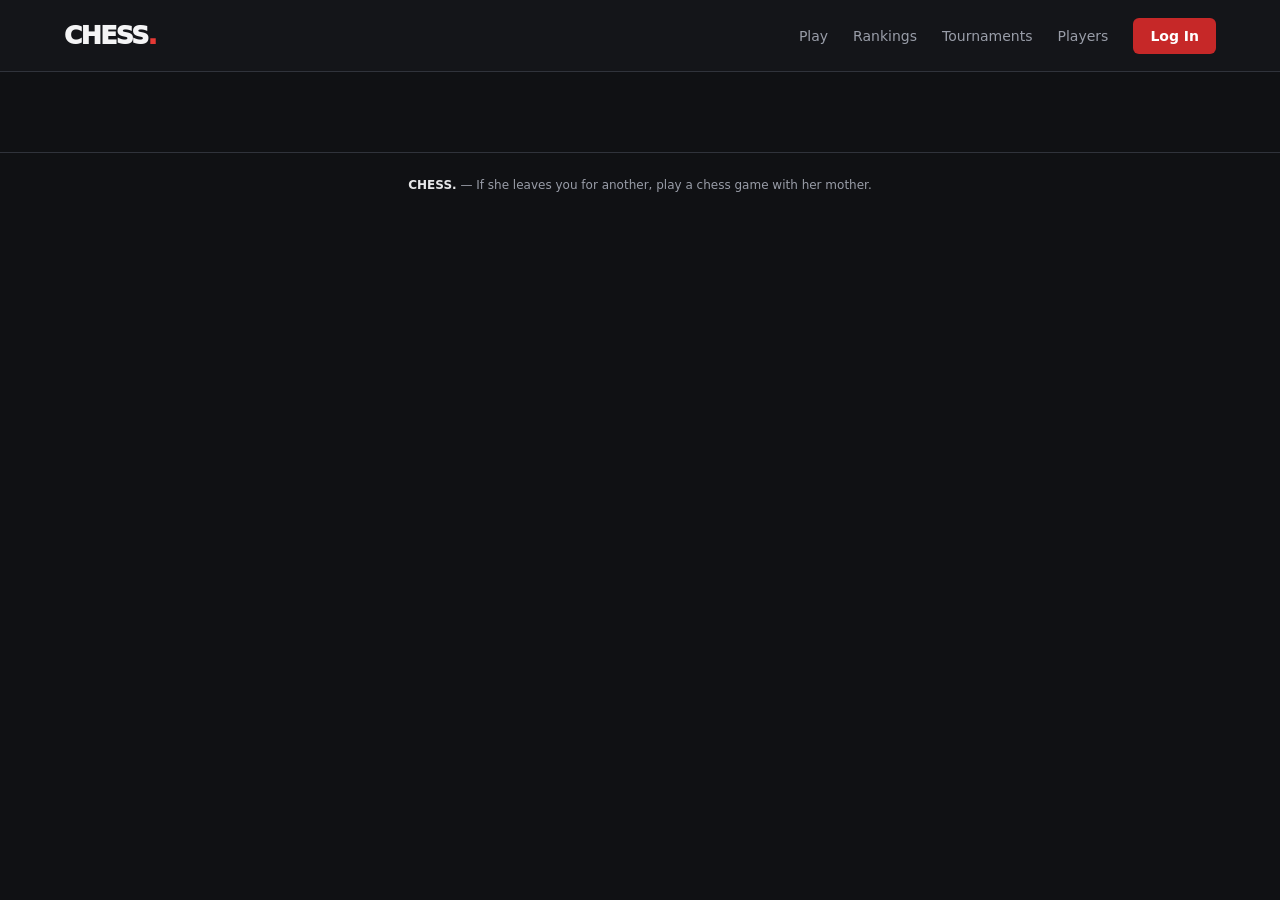
<file: player.html>
<!DOCTYPE html>
<html lang="en">
<head>
  <meta charset="UTF-8">
  <meta name="viewport" content="width=device-width, initial-scale=1.0">
  <meta name="theme-color" content="#101114">
  <title>Players — CHESS.</title>
  <style>
    :root {
      --background: #101114;
      --surface: #191b20;
      --surface-light: #22252c;
      --border: #30333b;
      --text: #f4f4f5;
      --muted: #999da8;
      --red: #c62828;
      --red-hover: #e53935;
    }
    * { box-sizing: border-box; }
    body {
      margin: 0;
      min-height: 100vh;
      background: var(--background);
      color: var(--text);
      font-family: Inter, ui-sans-serif, system-ui, -apple-system, BlinkMacSystemFont, "Segoe UI", sans-serif;
    }
    a { color: inherit; text-decoration: none; }
    button, input { font: inherit; }
    .topbar {
      height: 72px;
      display: flex;
      align-items: center;
      justify-content: space-between;
      gap: 24px;
      padding: 0 max(5%, calc((100% - 1180px) / 2));
      border-bottom: 1px solid var(--border);
      background: #141519;
    }
    .brand { font-size: 25px; font-weight: 950; letter-spacing: -1.5px; }
    .brand span { color: var(--red-hover); }
    nav { display: flex; align-items: center; gap: 25px; color: var(--muted); font-size: 14px; }
    nav a:hover { color: white; }
    .nav-login {
      color: white;
      background: var(--red);
      padding: 10px 17px;
      border-radius: 6px;
      font-weight: 750;
    }
    .nav-login:hover { color: white; background: var(--red-hover); }
    .tb {
      display: inline-block; background: #A71924; color: #fff; font-size: 10px; font-weight: 900;
      padding: 2px 5px; border-radius: 3px; margin-right: 6px; letter-spacing: .3px; vertical-align: middle;
    }
    main { width: min(1050px, 90%); margin: 48px auto 80px; }
    .eyebrow { color: var(--red-hover); text-transform: uppercase; letter-spacing: 2px; font-size: 11px; font-weight: 900; }
    .profile-card {
      background: linear-gradient(135deg, #1d2027, #17191e 70%);
      border: 1px solid var(--border);
      border-radius: 13px;
      padding: 30px;
      display: flex;
      align-items: center;
      gap: 24px;
      min-height: 190px;
    }
    .avatar {
      width: 112px; height: 112px; flex: 0 0 112px;
      display: grid; place-items: center;
      border-radius: 12px;
      background: #292d36;
      border: 1px solid #414653;
      color: #fff;
      font-size: 42px; font-weight: 900;
      overflow: hidden;
    }
    .avatar img, .rav img { width: 100%; height: 100%; object-fit: cover; display: block; }
    .identity { min-width: 0; flex: 1; }
    .name-line { display: flex; align-items: center; flex-wrap: wrap; gap: 10px; }
    h1 { margin: 0; font-size: clamp(27px, 5vw, 39px); letter-spacing: -1.2px; overflow-wrap: anywhere; }
    .title-badge {
      display: inline-flex; align-items: center; justify-content: center;
      background: #A71924; color: #fff; font-size: 11px; font-weight: 900;
      padding: 4px 7px; border-radius: 4px; letter-spacing: .3px;
    }
    .joined { color: var(--muted); font-size: 13px; margin-top: 9px; }
    .profile-note { color: var(--muted); font-size: 13px; margin-top: 18px; }
    .own-tools { display: flex; align-items: center; flex-wrap: wrap; gap: 9px; margin-top: 16px; }
    .btn {
      display: inline-block; border: 0; border-radius: 7px; padding: 10px 16px; color: white;
      background: var(--red); font-weight: 800; font-size: 13px; cursor: pointer;
    }
    .btn:hover { background: var(--red-hover); }
    .btn.alt { background: var(--surface-light); border: 1px solid var(--border); }
    .btn.alt:hover { background: #30333b; }
    .section-heading { display: flex; align-items: end; justify-content: space-between; gap: 16px; margin: 34px 0 15px; }
    h2 { margin: 0; font-size: 19px; letter-spacing: -.3px; }
    .section-heading p { margin: 0; color: var(--muted); font-size: 12px; }
    .ratings { display: grid; grid-template-columns: repeat(4, minmax(0, 1fr)); gap: 13px; }
    .rating-card { background: var(--surface); border: 1px solid var(--border); border-radius: 10px; padding: 19px; }
    .rating-label { color: var(--muted); font-size: 12px; font-weight: 750; text-transform: uppercase; letter-spacing: 1px; }
    .rating-value { margin-top: 10px; font-size: 31px; font-weight: 900; letter-spacing: -1px; font-variant-numeric: tabular-nums; }
    .rating-sub { margin-top: 5px; color: var(--muted); font-size: 11px; }
    .about-card { background: var(--surface); border: 1px solid var(--border); border-radius: 10px; padding: 22px; }
    .about-card p { color: var(--muted); line-height: 1.65; margin: 8px 0 0; font-size: 14px; }
    .lookup-wrap { max-width: 560px; margin: 75px auto; text-align: center; }
    .lookup-wrap h1 { font-size: 34px; }
    .lookup-wrap p { color: var(--muted); line-height: 1.6; }
    .lookup-form { display: flex; gap: 9px; margin-top: 24px; }
    input[type="text"] {
      min-width: 0; flex: 1; padding: 13px 14px; color: white;
      background: var(--surface); border: 1px solid var(--border); border-radius: 7px; outline: none;
    }
    input[type="text"]:focus { border-color: var(--red-hover); }
    .lookup-form button {
      border: 0; border-radius: 7px; padding: 0 19px; color: white;
      background: var(--red); font-weight: 800; cursor: pointer;
    }
    .lookup-form button:hover { background: var(--red-hover); }
    .results { margin-top: 14px; display: grid; gap: 8px; text-align: left; }
    .result {
      display: flex; align-items: center; gap: 12px; padding: 10px 13px;
      background: var(--surface); border: 1px solid var(--border); border-radius: 8px;
    }
    .result:hover { border-color: var(--red-hover); }
    .rav {
      width: 38px; height: 38px; flex: 0 0 38px; border-radius: 8px; background: #292d36;
      display: grid; place-items: center; font-weight: 900; overflow: hidden;
    }
    .rname { flex: 1; min-width: 0; font-weight: 700; overflow-wrap: anywhere; }
    .rrate { color: var(--muted); font-size: 12px; }
    .message { margin-top: 14px; min-height: 20px; color: var(--muted); font-size: 13px; }
    .message.error { color: #ff7777; }
    .own-tools .message { margin: 0; }
    .flag { height: 14px; border-radius: 2px; vertical-align: middle; margin-right: 7px; }
    select.btn { appearance: auto; max-width: 190px; }
    .hidden { display: none !important; }
    footer {
      border-top: 1px solid var(--border); padding: 25px 5%;
      color: var(--muted); text-align: center; font-size: 12px;
    }
    footer strong { color: #e7e7e9; }
    @media (max-width: 720px) {
      .topbar { height: auto; min-height: 66px; padding: 15px 5%; }
      nav { gap: 13px; font-size: 12px; }
      .profile-card { padding: 21px; gap: 16px; }
      .avatar { width: 78px; height: 78px; flex-basis: 78px; font-size: 30px; }
      .ratings { grid-template-columns: repeat(2, minmax(0, 1fr)); }
    }
    @media (max-width: 420px) {
      .profile-card { align-items: flex-start; flex-direction: column; }
      .lookup-form { flex-direction: column; }
      .lookup-form button { min-height: 44px; }
    }
  
.tb[data-tip],.title-badge[data-tip]{position:relative;cursor:help}
.tb[data-tip]:hover::after,.title-badge[data-tip]:hover::after{content:attr(data-tip);position:absolute;bottom:calc(100% + 7px);left:50%;transform:translateX(-50%);background:#000;color:#fff;font-size:11px;font-weight:700;letter-spacing:0;text-transform:none;white-space:nowrap;padding:5px 9px;border-radius:5px;border:1px solid #30333b;z-index:60;pointer-events:none}
@media(max-width:700px){
  header,.topbar{height:auto!important;flex-wrap:wrap;padding:10px 4%!important;gap:6px 12px}
  header nav,.topbar nav{width:100%;overflow-x:auto;gap:18px!important;padding:4px 0 6px;scrollbar-width:none}
  header nav a,.topbar nav a{display:inline-block!important;white-space:nowrap}
  header nav a[hidden],.topbar nav a[hidden]{display:none!important}
  button,select,.btn{min-height:44px}
}
</style>
</head>
<body>
  <header class="topbar">
    <a class="brand" href="index.html">CHESS<span>.</span></a>
    <nav aria-label="Main navigation">
      <a href="play.html">Play</a>
      <a href="rankings.html">Rankings</a>
      <a href="tournaments.html">Tournaments</a>
      <a href="player.html">Players</a>
      <a href="login.html" class="nav-login" id="authLink">Log In</a>
      <a href="#" id="logoutLink" hidden>Log out</a>
    </nav>
  </header>

  <main>
    <section id="lookup" class="lookup-wrap hidden">
      <div class="eyebrow">CHESS. players</div>
      <h1>Find a player.</h1>
      <p>Start typing a CHESS. username.</p>
      <form id="lookupForm" class="lookup-form">
        <input type="text" id="usernameInput" maxlength="16" placeholder="Enter username" autocomplete="off" autocapitalize="none" spellcheck="false" required>
        <button type="submit">Find player</button>
      </form>
      <div id="results" class="results"></div>
      <div id="lookupMessage" class="message" role="status"></div>
    </section>

    <section id="profile" class="hidden">
      <div class="eyebrow">Player profile</div>
      <div class="profile-card">
        <div class="avatar" id="avatar">?</div>
        <div class="identity">
          <div class="name-line">
            <span id="titleBadge" class="title-badge hidden"></span>
            <h1 id="playerName">Player</h1>
          </div>
          <div class="joined" id="joinedDate">Member since —</div>
          <div class="joined" id="countryLine"></div>
          <div class="profile-note">CHESS. competitive player</div>
          <div id="challengeTools" class="own-tools hidden">
            <select id="challengeTc" class="btn alt" aria-label="Time control">
              <option value="1:0">1 + 0 · Bullet</option>
              <option value="3:0">3 + 0 · Blitz</option>
              <option value="3:2">3 + 2 · Blitz</option>
              <option value="5:0">5 + 0 · Blitz</option>
              <option value="10:0" selected>10 + 0 · Rapid</option>
              <option value="15:10">15 + 10 · Rapid</option>
              <option value="30:0">30 + 0 · Classical</option>
            </select>
            <select id="challengeColor" class="btn alt" aria-label="Your colour">
              <option value="r" selected>Random colour</option>
              <option value="w">Play as White</option>
              <option value="b">Play as Black</option>
            </select>
            <button id="challengeBtn" type="button" class="btn">⚔ Challenge</button>
            <span id="challengeMsg" class="message" role="status"></span>
          </div>
          <div id="ownTools" class="own-tools hidden">
            <label class="btn" for="avatarFile">Change picture</label>
            <input type="file" id="avatarFile" accept="image/png,image/jpeg,image/webp" hidden>
            <button id="removeAvatar" type="button" class="btn alt">Remove</button>
            <select id="countrySel" class="btn alt" aria-label="Country"></select>
            <span id="avatarMsg" class="message" role="status"></span>
          </div>
        </div>
      </div>

      <div class="section-heading">
        <h2>Ratings</h2>
        <p>Current platform ratings</p>
      </div>
      <div class="ratings">
        <article class="rating-card"><div class="rating-label">Bullet</div><div class="rating-value" id="bulletRating">—</div><div class="rating-sub">Glicko-2 rating</div></article>
        <article class="rating-card"><div class="rating-label">Blitz</div><div class="rating-value" id="blitzRating">—</div><div class="rating-sub">Glicko-2 rating</div></article>
        <article class="rating-card"><div class="rating-label">Rapid</div><div class="rating-value" id="rapidRating">—</div><div class="rating-sub">Glicko-2 rating</div></article>
        <article class="rating-card"><div class="rating-label">Classical</div><div class="rating-value" id="classicalRating">—</div><div class="rating-sub">Glicko-2 rating</div></article>
      </div>

      <div class="section-heading"><h2>About</h2></div>
      <div class="about-card">
        <h2 id="aboutName">Player</h2>
        <p>This player's CHESS. profile. More profile details, game statistics, achievements and activity will appear here as those features are added.</p>
      </div>
    </section>

    <section id="notFound" class="lookup-wrap hidden">
      <div class="eyebrow">CHESS. players</div>
      <h1>Player not found.</h1>
      <p id="notFoundText">We couldn't find that username.</p>
      <a class="nav-login" href="player.html" style="display:inline-block;margin-top:12px">Search again</a>
    </section>
  </main>

  <footer><strong>CHESS.</strong> — If she leaves you for another, play a chess game with her mother.</footer>

  <script type="module">
    import { createClient } from "https://esm.sh/@supabase/supabase-js@2";

    const SUPABASE_URL = "https://hloyebtuqozxalewkbgp.supabase.co";
    const SUPABASE_KEY = "sb_publishable_LhVKo17KVegP0q_qWqghnw_wkOYn3l4";
    const supabase = createClient(SUPABASE_URL, SUPABASE_KEY);

    const $ = (id) => document.getElementById(id);
    const requestedUsername = new URLSearchParams(window.location.search).get("user");
    const escLike = (t) => t.replace(/[\\%_]/g, "\\$&"); // "_" is a wildcard in ilike

    /* ---------- session + nav ---------- */
    const { data: { session } } = await supabase.auth.getSession();
    const currentUser = session?.user ?? null;

    if (currentUser) {
      const { data: me } = await supabase.from("profiles").select("username,title")
        .eq("id", currentUser.id).maybeSingle();
      const name = me?.username || currentUser.user_metadata?.username || "Account";
      const link = $("authLink");
      link.href = "player.html?user=" + encodeURIComponent(name);
      link.textContent = "";
      if (me?.title) {
        const b = document.createElement("span");
        b.className = "tb";
        b.textContent = me.title.toUpperCase();
        link.append(b);
      }
      link.append(name);
      // Show as "online" on the rankings page
      const presence = supabase.channel("online", { config: { presence: { key: currentUser.id } } });
      presence.subscribe(async (st) => { if (st === "SUBSCRIBED") await presence.track({ at: Date.now() }); });

      const out = $("logoutLink");
      out.hidden = false;
      out.onclick = async (e) => {
        e.preventDefault();
        await supabase.auth.signOut();
        location.href = "index.html";
      };
    }

    /* ---------- helpers ---------- */
    function show(id) {
      ["lookup", "profile", "notFound"].forEach((s) => $(s).classList.add("hidden"));
      $(id).classList.remove("hidden");
    }

    function fillAvatar(el, p) {
      el.textContent = "";
      if (p.avatar_url) {
        const img = document.createElement("img");
        img.src = p.avatar_url;
        img.alt = "";
        img.onerror = () => { el.textContent = p.username.charAt(0).toUpperCase(); };
        el.append(img);
      } else {
        el.textContent = p.username.charAt(0).toUpperCase();
      }
    }

    function formatDate(value) {
      if (!value) return "Member since —";
      const date = new Date(value);
      if (Number.isNaN(date.getTime())) return "Member since —";
      return "Joined " + date.toLocaleDateString(undefined, { year: "numeric", month: "long" });
    }

    /* ---------- lookup with title prefix ---------- */
    let seq = 0, timer;
    async function search() {
      const q = $("usernameInput").value.trim();
      const mine = ++seq;
      const box = $("results");
      if (q.length < 2) { box.replaceChildren(); $("lookupMessage").textContent = ""; return; }
      const { data, error } = await supabase.from("profiles")
        .select("username,title,avatar_url,blitz_rating")
        .ilike("username", escLike(q) + "%").order("username").limit(8);
      if (mine !== seq) return;
      box.replaceChildren();
      if (error) {
        $("lookupMessage").textContent = "Search failed. Please try again.";
        $("lookupMessage").classList.add("error");
        return;
      }
      $("lookupMessage").classList.remove("error");
      $("lookupMessage").textContent = data.length ? "" : "No players found.";
      for (const p of data) {
        const row = document.createElement("a");
        row.className = "result";
        row.href = "?user=" + encodeURIComponent(p.username);
        const av = document.createElement("div");
        av.className = "rav";
        fillAvatar(av, p);
        const nm = document.createElement("div");
        nm.className = "rname";
        if (p.title) {
          const b = document.createElement("span");
          b.className = "tb";
          b.textContent = p.title.toUpperCase();
          nm.append(b);
        }
        nm.append(p.username);
        const rt = document.createElement("div");
        rt.className = "rrate";
        rt.textContent = Math.round(Number(p.blitz_rating ?? 1200)) + " blitz";
        row.append(av, nm, rt);
        box.append(row);
      }
    }
    $("usernameInput").addEventListener("input", () => { clearTimeout(timer); timer = setTimeout(search, 200); });
    $("lookupForm").addEventListener("submit", (event) => {
      event.preventDefault();
      const username = $("usernameInput").value.trim();
      if (username) location.href = "?user=" + encodeURIComponent(username);
    });

    /* ---------- profile ---------- */
    let profile = null;

    async function loadPlayer(username) {
      const clean = username.trim();
      if (!/^[A-Za-z0-9_]{3,16}$/.test(clean)) {
        show("notFound");
        $("notFoundText").textContent = "That username format isn't valid.";
        return;
      }
      show("lookup");
      $("lookupMessage").textContent = "Loading player…";

      const { data, error } = await supabase.from("profiles")
        .select("id, username, title, avatar_url, country, bullet_rating, blitz_rating, rapid_rating, classical_rating, created_at")
        .ilike("username", escLike(clean)).maybeSingle();

      if (error) {
        $("lookupMessage").textContent = "Couldn't load the profile. Please try again.";
        $("lookupMessage").classList.add("error");
        console.error("Profile lookup failed:", error);
        return;
      }
      if (!data) {
        show("notFound");
        $("notFoundText").textContent = `There is no CHESS. account with the username "${clean}".`;
        return;
      }

      profile = data;
      $("playerName").textContent = data.username;
      $("aboutName").textContent = data.username;
      fillAvatar($("avatar"), data);
      $("joinedDate").textContent = formatDate(data.created_at);
      renderCountry(data);

      const title = (data.title || "").trim();
      if (title) {
        $("titleBadge").textContent = title.toUpperCase();
        $("titleBadge").classList.remove("hidden");
      } else {
        $("titleBadge").classList.add("hidden");
      }

      for (const mode of ["bullet", "blitz", "rapid", "classical"]) {
        $(mode + "Rating").textContent = Math.round(Number(data[mode + "_rating"] ?? 1200)).toLocaleString();
      }
      $("ownTools").classList.toggle("hidden", !(currentUser && currentUser.id === data.id));
      $("challengeTools").classList.toggle("hidden", !!(currentUser && currentUser.id === data.id));

      document.title = `${title ? title.toUpperCase() + " " : ""}${data.username} — CHESS.`;
      show("profile");
    }

    /* ---------- country ---------- */
    const CODES = "AD AE AF AG AI AL AM AO AR AS AT AU AW AX AZ BA BB BD BE BF BG BH BI BJ BL BM BN BO BQ BR BS BT BW BY BZ CA CC CD CF CG CH CI CK CL CM CN CO CR CU CV CW CX CY CZ DE DJ DK DM DO DZ EC EE EG EH ER ES ET FI FJ FK FM FO FR GA GB GD GE GF GG GH GI GL GM GN GP GQ GR GT GU GW GY HK HN HR HT HU ID IE IL IM IN IQ IR IS IT JE JM JO JP KE KG KH KI KM KN KP KR KW KY KZ LA LB LC LI LK LR LS LT LU LV LY MA MC MD ME MF MG MH MK ML MM MN MO MP MQ MR MS MT MU MV MW MX MY MZ NA NC NE NF NG NI NL NO NP NR NU NZ OM PA PE PF PG PH PK PL PM PN PR PS PT PW PY QA RE RO RS RU RW SA SB SC SD SE SG SH SI SK SL SM SN SO SR SS ST SV SX SY SZ TC TD TG TH TJ TK TL TM TN TO TR TT TV TW TZ UA UG US UY UZ VA VC VE VG VI VN VU WF WS XK YE YT ZA ZM ZW".split(" ");
    const regionNames = new Intl.DisplayNames(["en"], { type: "region" });
    const countryName = (c) => { try { return regionNames.of(c) || c; } catch { return c; } };
    {
      const sel = $("countrySel");
      sel.append(new Option("Set country…", ""));
      CODES.map((c) => [c, countryName(c)]).sort((a, b) => a[1].localeCompare(b[1]))
        .forEach(([c, n]) => sel.append(new Option(n, c)));
    }
    function renderCountry(p) {
      const line = $("countryLine");
      line.textContent = "";
      if (p.country) {
        const img = document.createElement("img");
        img.className = "flag"; img.alt = "";
        img.src = `https://flagcdn.com/w40/${p.country.toLowerCase()}.png`;
        img.onerror = () => img.remove();
        const a = document.createElement("a");
        a.href = "rankings.html?country=" + p.country;
        a.textContent = "Top players";
        a.style.color = "#ff7777";
        line.append(img, countryName(p.country) + " · ", a);
      }
      $("countrySel").value = p.country || "";
    }
    $("countrySel").addEventListener("change", async (e) => {
      const code = e.target.value || null;
      const { error } = await supabase.rpc("set_country", { p_code: code });
      if (error) { avatarMsg(error.message, true); return; }
      profile.country = code;
      renderCountry(profile);
      avatarMsg("Country saved.");
    });

    /* ---------- picture upload ---------- */
    function avatarMsg(text, isError = false) {
      $("avatarMsg").textContent = text;
      $("avatarMsg").classList.toggle("error", isError);
    }

    async function squareJpeg(file, size) {
      const bmp = await createImageBitmap(file);
      const s = Math.min(bmp.width, bmp.height);
      const canvas = document.createElement("canvas");
      canvas.width = canvas.height = size;
      const ctx = canvas.getContext("2d");
      ctx.fillStyle = "#22252c";
      ctx.fillRect(0, 0, size, size);
      ctx.drawImage(bmp, (bmp.width - s) / 2, (bmp.height - s) / 2, s, s, 0, 0, size, size);
      return new Promise((resolve, reject) =>
        canvas.toBlob((b) => (b ? resolve(b) : reject(new Error("Couldn't process that image."))), "image/jpeg", 0.88));
    }

    $("avatarFile").addEventListener("change", async (e) => {
      const file = e.target.files[0];
      e.target.value = "";
      if (!file || !currentUser || !profile) return;
      avatarMsg("Uploading…");
      try {
        if (!/^image\/(png|jpeg|webp)$/.test(file.type)) throw new Error("Use a PNG, JPG or WebP image.");
        if (file.size > 10 * 1024 * 1024) throw new Error("That image is too large (max 10 MB).");
        const blob = await squareJpeg(file, 256);
        const path = `${currentUser.id}/avatar.jpg`;
        const { error } = await supabase.storage.from("avatars")
          .upload(path, blob, { upsert: true, contentType: "image/jpeg" });
        if (error) throw error;
        const { data } = supabase.storage.from("avatars").getPublicUrl(path);
        const url = data.publicUrl + "?v=" + Date.now();
        const { error: rpcError } = await supabase.rpc("set_avatar", { p_url: url });
        if (rpcError) throw rpcError;
        profile.avatar_url = url;
        fillAvatar($("avatar"), profile);
        avatarMsg("Picture updated.");
      } catch (err) {
        avatarMsg(err.message || "Upload failed.", true);
      }
    });

    $("removeAvatar").addEventListener("click", async () => {
      if (!currentUser || !profile || !profile.avatar_url) return;
      avatarMsg("Removing…");
      try {
        const { error } = await supabase.rpc("set_avatar", { p_url: null });
        if (error) throw error;
        await supabase.storage.from("avatars").remove([`${currentUser.id}/avatar.jpg`]);
        profile.avatar_url = null;
        fillAvatar($("avatar"), profile);
        avatarMsg("Picture removed.");
      } catch (err) {
        avatarMsg(err.message || "Couldn't remove the picture.", true);
      }
    });

    /* ---------- challenge (name comes from challenges.js) ---------- */
    if (window.chessChallengeName) $("challengeBtn").textContent = "⚔ " + window.chessChallengeName;
    $("challengeBtn").addEventListener("click", async () => {
      if (!profile) return;
      const msg = $("challengeMsg");
      if (!currentUser) { location.href = "login.html"; return; }
      const [mins, inc] = $("challengeTc").value.split(":").map(Number);
      $("challengeBtn").disabled = true;
      msg.classList.remove("error");
      msg.textContent = "Sending…";
      const api = await window.chessChallengeReady;
      const res = api
        ? await api.send(profile.id, profile.username, mins * 60000, inc * 1000, $("challengeColor").value)
        : { ok: false, error: "This isn't available right now." };
      msg.textContent = res.ok ? "Request sent." : res.error;
      msg.classList.toggle("error", !res.ok);
      $("challengeBtn").disabled = false;
    });

    if (requestedUsername) {
      $("usernameInput").value = requestedUsername;
      loadPlayer(requestedUsername);
    } else {
      show("lookup");
    }
  </script>
<script>
(() => {
  const N = { CM: "Candidate Master", PM: "Premier Master", NM: "National Master", IM: "International Master", GM: "Grandmaster", SGM: "Super Grandmaster", WC: "World Champion" };
  const tag = () => document.querySelectorAll(".tb,.title-badge").forEach((e) => {
    const n = N[e.textContent.trim().toUpperCase()];
    if (n && e.dataset.tip !== n) e.dataset.tip = n;
  });
  let t;
  new MutationObserver(() => { clearTimeout(t); t = setTimeout(tag, 60); }).observe(document.body, { childList: true, subtree: true });
  tag();
})();
</script>
<script src="challenges.js"></script>
</body>
</html>
</file>
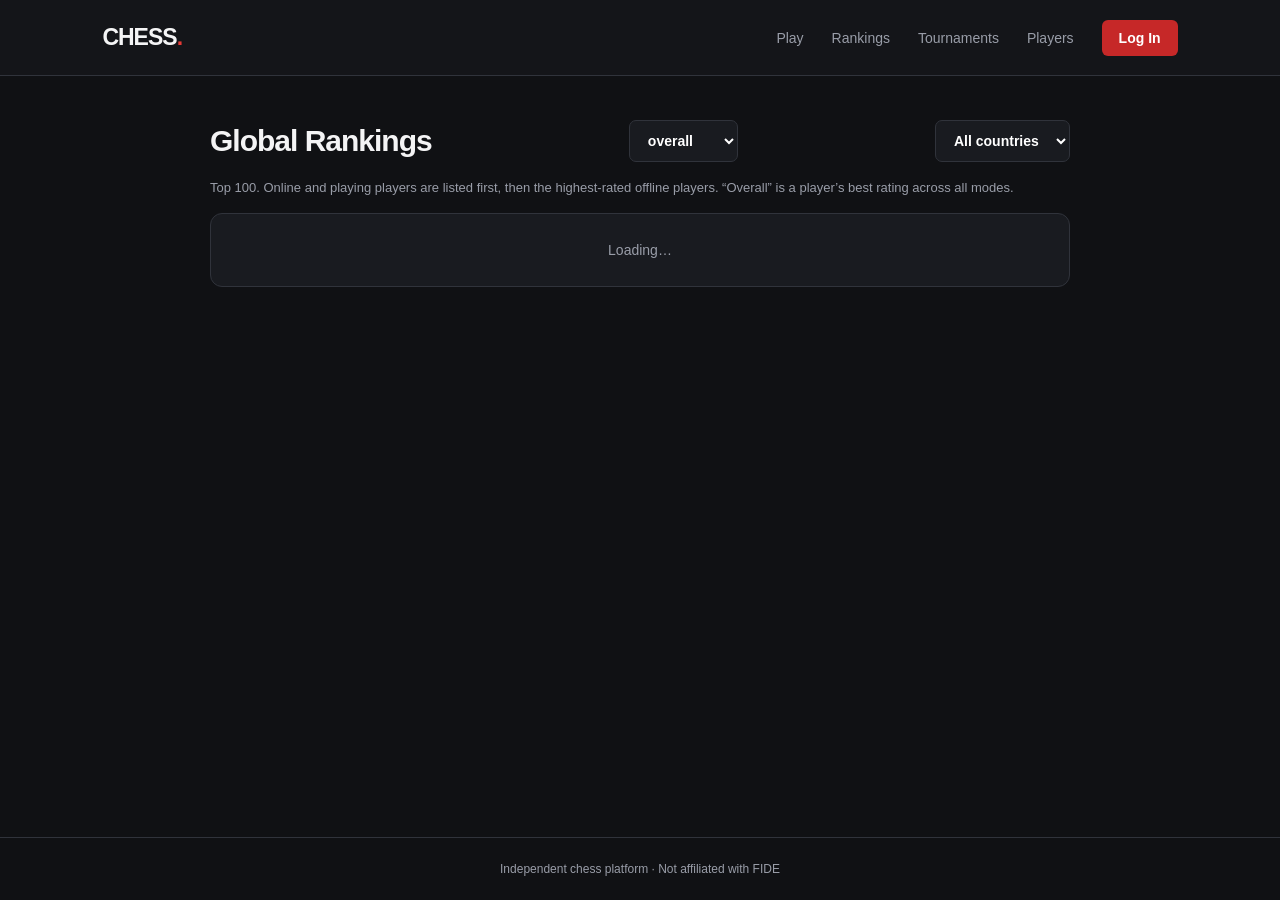
<file: rankings.html>
<!DOCTYPE html>
<html lang="en">
<head>
<meta charset="UTF-8">
<meta name="viewport" content="width=device-width, initial-scale=1.0">
<meta name="theme-color" content="#101114">
<title>Rankings — CHESS.</title>
<style>
:root{--background:#101114;--surface:#191b20;--surface-light:#22252c;--border:#30333b;--text:#f4f4f5;--muted:#999da8;--red:#c62828;--red-hover:#e53935}
*{box-sizing:border-box;margin:0;padding:0}
body{min-height:100vh;background:var(--background);color:var(--text);font-family:Arial,Helvetica,sans-serif;display:flex;flex-direction:column}
a{color:inherit;text-decoration:none}
header{height:76px;padding:0 8%;display:flex;align-items:center;justify-content:space-between;border-bottom:1px solid var(--border);background:#141519}
.logo{font-size:23px;font-weight:800;letter-spacing:-1px}.logo span{color:var(--red-hover)}
nav{display:flex;align-items:center;gap:28px}
nav a{color:var(--muted);font-size:14px}nav a:hover{color:var(--text)}
nav a.login-button{background:var(--red);color:#fff;padding:10px 17px;border-radius:6px;font-weight:700}
nav a.login-button:hover{background:var(--red-hover)}
.tb{display:inline-block;background:#A71924;color:#fff;font-size:10px;font-weight:900;padding:2px 5px;border-radius:3px;margin-right:6px;letter-spacing:.3px;vertical-align:middle}
main{flex:1;width:min(860px,92%);margin:44px auto 80px}
.head{display:flex;align-items:center;justify-content:space-between;gap:16px;flex-wrap:wrap;margin-bottom:18px}
h1{font-size:30px;letter-spacing:-1px}
select{padding:11px 14px;border:1px solid var(--border);border-radius:7px;background:var(--surface);color:#fff;font-size:14px;font-weight:700;cursor:pointer}
.sub{color:var(--muted);font-size:13px;margin-bottom:18px}
.list{background:var(--surface);border:1px solid var(--border);border-radius:12px;overflow:hidden}
.row{display:flex;align-items:center;gap:14px;padding:12px 18px;border-bottom:1px solid var(--border)}
.row:last-child{border-bottom:0}
.row:hover{background:var(--surface-light)}
.rank{width:34px;color:var(--muted);font-size:13px;font-variant-numeric:tabular-nums}
.av{width:34px;height:34px;flex:0 0 34px;border-radius:8px;background:#292d36;display:grid;place-items:center;font-weight:900;overflow:hidden}
.av img{width:100%;height:100%;object-fit:cover;display:block}
.name{flex:1;min-width:0;font-weight:700;overflow-wrap:anywhere}
.name small{color:var(--muted);font-weight:400;font-size:13px}
.status{display:flex;align-items:center;gap:7px;font-size:12px;color:var(--muted);min-width:78px}
.dot{width:8px;height:8px;border-radius:50%;background:#555a66}
.status.online .dot{background:#42b883}.status.online{color:#8fe0b5}
.status.playing .dot{background:#f2b84b}.status.playing{color:#f5cf85}
.flag{height:13px;border-radius:2px;vertical-align:middle;margin-right:6px}
.list{overflow:visible}.row:first-child{border-radius:12px 12px 0 0}.row:last-child{border-radius:0 0 12px 12px}
.empty{padding:28px;text-align:center;color:var(--muted);font-size:14px}
footer{border-top:1px solid var(--border);padding:24px 8%;color:var(--muted);font-size:12px;text-align:center}
@media(max-width:600px){header{padding:0 5%}nav{gap:12px}nav a:not(.login-button):not(#logoutLink){display:none}.row{padding:11px 12px;gap:10px}}

.tb[data-tip],.title-badge[data-tip]{position:relative;cursor:help}
.tb[data-tip]:hover::after,.title-badge[data-tip]:hover::after{content:attr(data-tip);position:absolute;bottom:calc(100% + 7px);left:50%;transform:translateX(-50%);background:#000;color:#fff;font-size:11px;font-weight:700;letter-spacing:0;text-transform:none;white-space:nowrap;padding:5px 9px;border-radius:5px;border:1px solid #30333b;z-index:60;pointer-events:none}
@media(max-width:700px){
  header,.topbar{height:auto!important;flex-wrap:wrap;padding:10px 4%!important;gap:6px 12px}
  header nav,.topbar nav{width:100%;overflow-x:auto;gap:18px!important;padding:4px 0 6px;scrollbar-width:none}
  header nav a,.topbar nav a{display:inline-block!important;white-space:nowrap}
  header nav a[hidden],.topbar nav a[hidden]{display:none!important}
  button,select,.btn{min-height:44px}
}
</style>
</head>
<body>
<header>
  <a href="index.html" class="logo">CHESS<span>.</span></a>
  <nav>
    <a href="play.html">Play</a>
    <a href="rankings.html">Rankings</a>
    <a href="tournaments.html">Tournaments</a>
    <a href="player.html">Players</a>
    <a href="login.html" class="login-button" id="authLink">Log In</a>
    <a href="#" id="logoutLink" hidden>Log out</a>
  </nav>
</header>

<main>
  <div class="head">
    <h1>Global Rankings</h1>
    <select id="mode" aria-label="Rating category">
      <option value="overall">overall</option>
      <option value="blitz">blitz</option>
      <option value="rapid">rapid</option>
      <option value="bullet">bullet</option>
      <option value="classical">classical</option>
    </select>
    <select id="country" aria-label="Country"><option value="">All countries</option></select>
  </div>
  <p class="sub">Top 100. Online and playing players are listed first, then the highest-rated offline players. “Overall” is a player’s best rating across all modes.</p>
  <div class="list" id="list"><div class="empty">Loading…</div></div>
</main>

<footer>Independent chess platform · Not affiliated with FIDE</footer>

<script type="module">
import { createClient } from "https://esm.sh/@supabase/supabase-js@2";

const supabase = createClient(
  "https://hloyebtuqozxalewkbgp.supabase.co",
  "sb_publishable_LhVKo17KVegP0q_qWqghnw_wkOYn3l4"
);
const $ = (id) => document.getElementById(id);
const FIELDS = "id,username,title,avatar_url,country,overall_rating,bullet_rating,blitz_rating,rapid_rating,classical_rating";
const LIMIT = 100;

/* ---------- nav ---------- */
const { data: { session } } = await supabase.auth.getSession();
const user = session?.user ?? null;
if (user) {
  const { data: me } = await supabase.from("profiles").select("username,title").eq("id", user.id).maybeSingle();
  const name = me?.username || user.user_metadata?.username || "Account";
  const link = $("authLink");
  link.href = "player.html?user=" + encodeURIComponent(name);
  link.textContent = "";
  if (me?.title) { const b = document.createElement("span"); b.className = "tb"; b.textContent = me.title.toUpperCase(); link.append(b); }
  link.append(name);
  $("logoutLink").hidden = false;
  $("logoutLink").onclick = async (e) => { e.preventDefault(); await supabase.auth.signOut(); location.href = "index.html"; };
}

/* ---------- presence (who has a page open) + active games ---------- */
let online = new Set();
let playing = new Set();

const channel = supabase.channel("online", { config: { presence: { key: user?.id ?? crypto.randomUUID() } } });
channel.on("presence", { event: "sync" }, () => {
  online = new Set(Object.keys(channel.presenceState()));
  schedule();
});
channel.subscribe(async (status) => {
  if (status === "SUBSCRIBED" && user) await channel.track({ at: Date.now() });
});

async function loadPlaying() {
  const { data } = await supabase.from("games").select("white_id,black_id").eq("status", "active").limit(1000);
  playing = new Set();
  for (const g of data || []) { playing.add(g.white_id); if (g.black_id) playing.add(g.black_id); }
}

/* ---------- ranking ---------- */
let seq = 0, timer;
const schedule = () => { clearTimeout(timer); timer = setTimeout(build, 250); };

async function build() {
  const mine = ++seq;
  const mode = $("mode").value;
  const col = mode + "_rating";
  const country = $("country").value;
  const byCountry = (q) => (country ? q.eq("country", country) : q);
  const val = (p) => Number(p[col] ?? 1200);

  // 1) everyone who is online or playing (same priority), best first
  const hot = [...new Set([...online, ...playing])];
  let top = [];
  for (let i = 0; i < hot.length; i += 60) {
    const { data } = await byCountry(supabase.from("profiles").select(FIELDS).in("id", hot.slice(i, i + 60)));
    top.push(...(data || []));
  }
  top.sort((a, b) => val(b) - val(a));
  top = top.slice(0, LIMIT);

  // 2) fill the rest of the 100 with the highest-rated offline players
  if (top.length < LIMIT) {
    const need = LIMIT - top.length;
    const exclude = new Set(hot);
    const { data } = await byCountry(supabase.from("profiles").select(FIELDS)
      .order(col, { ascending: false }).limit(need + exclude.size));
    top.push(...(data || []).filter((p) => !exclude.has(p.id)).slice(0, need));
  }
  if (mine !== seq) return;

  const list = $("list");
  list.replaceChildren();
  if (!top.length) { list.innerHTML = '<div class="empty">No players yet.</div>'; return; }

  top.forEach((p, i) => {
    const state = playing.has(p.id) ? "playing" : online.has(p.id) ? "online" : "offline";
    const row = document.createElement("a");
    row.className = "row";
    row.href = "player.html?user=" + encodeURIComponent(p.username);

    const rank = document.createElement("div"); rank.className = "rank"; rank.textContent = i + 1;
    const av = document.createElement("div"); av.className = "av";
    if (p.avatar_url) {
      const img = document.createElement("img"); img.src = p.avatar_url; img.alt = "";
      img.onerror = () => { av.textContent = p.username.charAt(0).toUpperCase(); };
      av.append(img);
    } else av.textContent = p.username.charAt(0).toUpperCase();

    const name = document.createElement("div"); name.className = "name";
    if (p.country) {
      const f = document.createElement("img"); f.className = "flag"; f.alt = "";
      f.src = `https://flagcdn.com/w20/${p.country.toLowerCase()}.png`; f.onerror = () => f.remove();
      name.append(f);
    }
    if (p.title) { const b = document.createElement("span"); b.className = "tb"; b.textContent = p.title.toUpperCase(); name.append(b); }
    name.append(p.username + " ");
    const r = document.createElement("small"); r.textContent = "(" + Math.round(val(p)) + ")"; name.append(r);

    const st = document.createElement("div"); st.className = "status " + state;
    const dot = document.createElement("span"); dot.className = "dot";
    st.append(dot, state);

    row.append(rank, av, name, st);
    list.append(row);
  });
}

{
  const CODES = "AD AE AF AG AI AL AM AO AR AS AT AU AW AX AZ BA BB BD BE BF BG BH BI BJ BL BM BN BO BQ BR BS BT BW BY BZ CA CC CD CF CG CH CI CK CL CM CN CO CR CU CV CW CX CY CZ DE DJ DK DM DO DZ EC EE EG EH ER ES ET FI FJ FK FM FO FR GA GB GD GE GF GG GH GI GL GM GN GP GQ GR GT GU GW GY HK HN HR HT HU ID IE IL IM IN IQ IR IS IT JE JM JO JP KE KG KH KI KM KN KP KR KW KY KZ LA LB LC LI LK LR LS LT LU LV LY MA MC MD ME MF MG MH MK ML MM MN MO MP MQ MR MS MT MU MV MW MX MY MZ NA NC NE NF NG NI NL NO NP NR NU NZ OM PA PE PF PG PH PK PL PM PN PR PS PT PW PY QA RE RO RS RU RW SA SB SC SD SE SG SH SI SK SL SM SN SO SR SS ST SV SX SY SZ TC TD TG TH TJ TK TL TM TN TO TR TT TV TW TZ UA UG US UY UZ VA VC VE VG VI VN VU WF WS XK YE YT ZA ZM ZW".split(" ");
  const names = new Intl.DisplayNames(["en"], { type: "region" });
  const nm = (c) => { try { return names.of(c) || c; } catch { return c; } };
  CODES.map((c) => [c, nm(c)]).sort((a, b) => a[1].localeCompare(b[1]))
    .forEach(([c, n]) => $("country").append(new Option(n, c)));
  const want = (new URLSearchParams(location.search).get("country") || "").toUpperCase();
  if (CODES.includes(want)) $("country").value = want;
}
$("country").addEventListener("change", build);
$("mode").addEventListener("change", build);
await loadPlaying();
await build();
setInterval(async () => { await loadPlaying(); schedule(); }, 15000);
</script>
<script>
(() => {
  const N = { CM: "Candidate Master", PM: "Premier Master", NM: "National Master", IM: "International Master", GM: "Grandmaster", SGM: "Super Grandmaster", WC: "World Champion" };
  const tag = () => document.querySelectorAll(".tb,.title-badge").forEach((e) => {
    const n = N[e.textContent.trim().toUpperCase()];
    if (n && e.dataset.tip !== n) e.dataset.tip = n;
  });
  let t;
  new MutationObserver(() => { clearTimeout(t); t = setTimeout(tag, 60); }).observe(document.body, { childList: true, subtree: true });
  tag();
})();
</script>
<script src="challenges.js"></script>
</body>
</html>
</file>
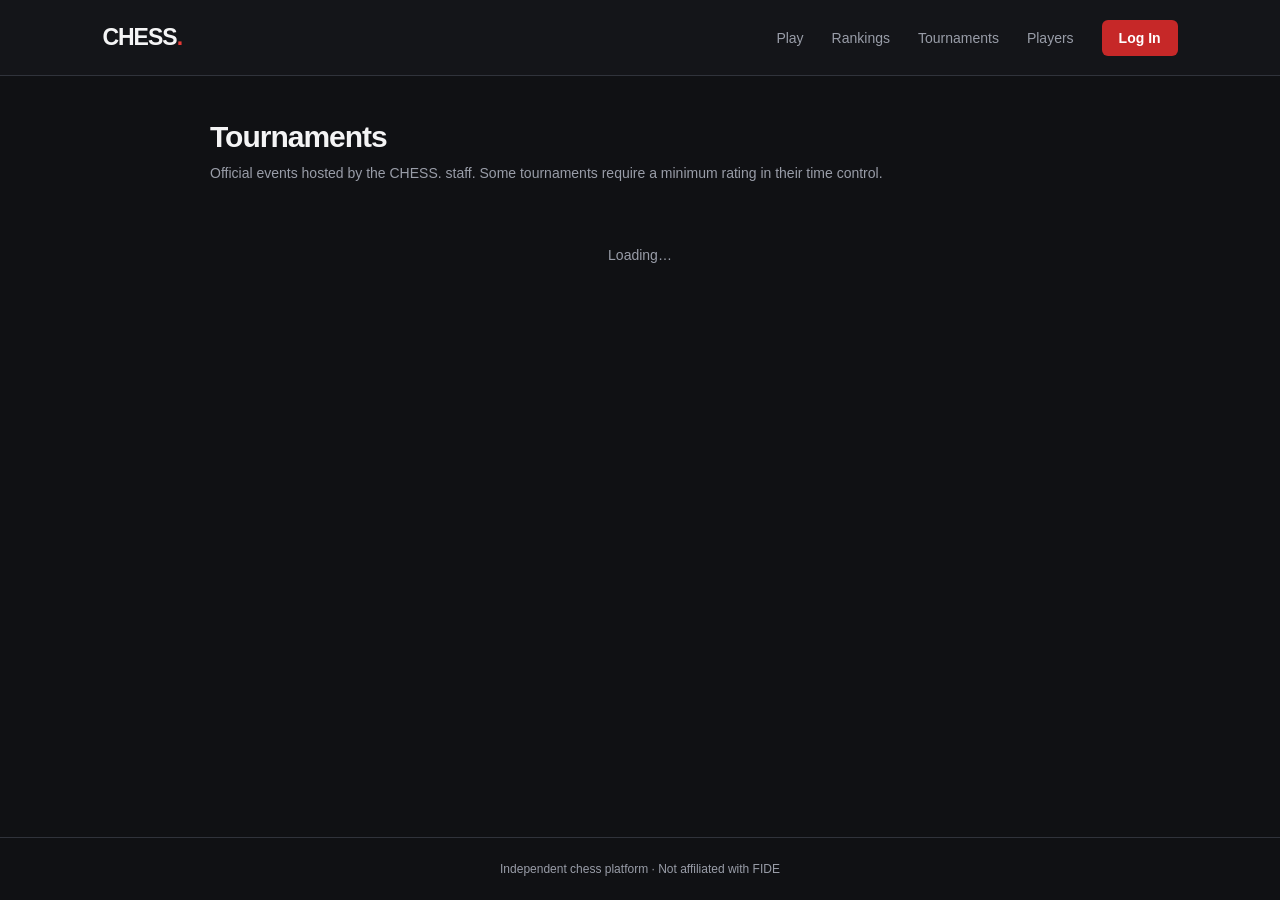
<file: tournaments.html>
<!DOCTYPE html>
<html lang="en">
<head>
<meta charset="UTF-8">
<meta name="viewport" content="width=device-width, initial-scale=1.0">
<meta name="theme-color" content="#101114">
<title>Tournaments — CHESS.</title>
<style>
:root{--background:#101114;--surface:#191b20;--surface-light:#22252c;--border:#30333b;--text:#f4f4f5;--muted:#999da8;--red:#c62828;--red-hover:#e53935}
*{box-sizing:border-box;margin:0;padding:0}
body{min-height:100vh;background:var(--background);color:var(--text);font-family:Arial,Helvetica,sans-serif;display:flex;flex-direction:column}
a{color:inherit;text-decoration:none}
header{height:76px;padding:0 8%;display:flex;align-items:center;justify-content:space-between;border-bottom:1px solid var(--border);background:#141519}
.logo{font-size:23px;font-weight:800;letter-spacing:-1px}.logo span{color:var(--red-hover)}
nav{display:flex;align-items:center;gap:28px}
nav a{color:var(--muted);font-size:14px}nav a:hover{color:var(--text)}
nav a.login-button{background:var(--red);color:#fff;padding:10px 17px;border-radius:6px;font-weight:700}
nav a.login-button:hover{background:var(--red-hover)}
.tb{display:inline-block;background:#A71924;color:#fff;font-size:10px;font-weight:900;padding:2px 5px;border-radius:3px;margin-right:6px;letter-spacing:.3px;vertical-align:middle}
main{flex:1;width:min(860px,92%);margin:44px auto 80px}
h1{font-size:30px;letter-spacing:-1px;margin-bottom:8px}
.sub{color:var(--muted);font-size:14px;line-height:1.6;margin-bottom:26px}
.card{background:var(--surface);border:1px solid var(--border);border-radius:12px;padding:22px;margin-bottom:16px}
.top{display:flex;justify-content:space-between;gap:16px;flex-wrap:wrap;align-items:flex-start}
.card h2{font-size:20px;letter-spacing:-.4px;overflow-wrap:anywhere}
.tags{display:flex;gap:8px;flex-wrap:wrap;margin-top:10px}
.tag{font-size:12px;font-weight:700;padding:4px 9px;border-radius:5px;background:var(--surface-light);border:1px solid var(--border);color:#d6d8de}
.tag.req{border-color:#693034;color:#ffaaaa}
.meta{color:var(--muted);font-size:13px;margin-top:12px;line-height:1.7}
.meta strong{color:var(--text)}
.actions{display:flex;flex-direction:column;align-items:flex-end;gap:6px;min-width:150px}
button,.btn{border:0;border-radius:7px;padding:11px 18px;background:var(--red);color:#fff;font-weight:800;font-size:13px;cursor:pointer;display:inline-block;text-align:center}
button:hover,.btn:hover{background:var(--red-hover)}
button.alt{background:var(--surface-light);border:1px solid var(--border)}
button.alt:hover{background:#30333b}
button:disabled{opacity:.55;cursor:not-allowed}
.why{font-size:12px;color:var(--muted);max-width:210px;text-align:right}
.err{color:#ff7777;font-size:12px;max-width:210px;text-align:right}
details{margin-top:14px;border-top:1px solid var(--border);padding-top:12px}
summary{cursor:pointer;font-size:13px;font-weight:700;color:var(--muted)}
.players{display:grid;grid-template-columns:repeat(auto-fill,minmax(200px,1fr));gap:6px 14px;margin-top:12px;font-size:13px}
.players a:hover{color:#fff;text-decoration:underline}
.players small{color:var(--muted)}
.empty{padding:34px;text-align:center;color:var(--muted);font-size:14px;line-height:1.7}
footer{border-top:1px solid var(--border);padding:24px 8%;color:var(--muted);font-size:12px;text-align:center}
@media(max-width:600px){header{padding:0 5%}nav{gap:12px}nav a:not(.login-button):not(#logoutLink){display:none}.actions{align-items:stretch;width:100%}.why,.err{text-align:left;max-width:none}}

.tb[data-tip],.title-badge[data-tip]{position:relative;cursor:help}
.tb[data-tip]:hover::after,.title-badge[data-tip]:hover::after{content:attr(data-tip);position:absolute;bottom:calc(100% + 7px);left:50%;transform:translateX(-50%);background:#000;color:#fff;font-size:11px;font-weight:700;letter-spacing:0;text-transform:none;white-space:nowrap;padding:5px 9px;border-radius:5px;border:1px solid #30333b;z-index:60;pointer-events:none}
@media(max-width:700px){
  header,.topbar{height:auto!important;flex-wrap:wrap;padding:10px 4%!important;gap:6px 12px}
  header nav,.topbar nav{width:100%;overflow-x:auto;gap:18px!important;padding:4px 0 6px;scrollbar-width:none}
  header nav a,.topbar nav a{display:inline-block!important;white-space:nowrap}
  header nav a[hidden],.topbar nav a[hidden]{display:none!important}
  button,select,.btn{min-height:44px}
}
</style>
</head>
<body>
<header>
  <a href="index.html" class="logo">CHESS<span>.</span></a>
  <nav>
    <a href="play.html">Play</a>
    <a href="rankings.html">Rankings</a>
    <a href="tournaments.html">Tournaments</a>
    <a href="player.html">Players</a>
    <a href="login.html" class="login-button" id="authLink">Log In</a>
    <a href="#" id="logoutLink" hidden>Log out</a>
  </nav>
</header>

<main>
  <h1>Tournaments</h1>
  <p class="sub">Official events hosted by the CHESS. staff. Some tournaments require a minimum rating in their time control.</p>
  <div id="list"><div class="empty">Loading…</div></div>
</main>

<footer>Independent chess platform · Not affiliated with FIDE</footer>

<script type="module">
import { createClient } from "https://esm.sh/@supabase/supabase-js@2";

const supabase = createClient(
  "https://hloyebtuqozxalewkbgp.supabase.co",
  "sb_publishable_LhVKo17KVegP0q_qWqghnw_wkOYn3l4"
);
const $ = (id) => document.getElementById(id);

/* ---------- session, nav, presence ---------- */
const { data: { session } } = await supabase.auth.getSession();
const user = session?.user ?? null;
let myRatings = null;

if (user) {
  const { data: me } = await supabase.from("profiles")
    .select("username,title,bullet_rating,blitz_rating,rapid_rating,classical_rating")
    .eq("id", user.id).maybeSingle();
  myRatings = me;
  const name = me?.username || user.user_metadata?.username || "Account";
  const link = $("authLink");
  link.href = "player.html?user=" + encodeURIComponent(name);
  link.textContent = "";
  if (me?.title) { const b = document.createElement("span"); b.className = "tb"; b.textContent = me.title.toUpperCase(); link.append(b); }
  link.append(name);
  $("logoutLink").hidden = false;
  $("logoutLink").onclick = async (e) => { e.preventDefault(); await supabase.auth.signOut(); location.href = "index.html"; };

  const presence = supabase.channel("online", { config: { presence: { key: user.id } } });
  presence.subscribe(async (s) => { if (s === "SUBSCRIBED") await presence.track({ at: Date.now() }); });
}

/* ---------- tournaments ---------- */
const errors = {}; // per-tournament error text
const openDetails = new Set();

const fmtTc = (t) => `${t.base_ms / 60000}+${t.inc_ms / 1000}`;
function countdown(start) {
  const s = Math.floor((new Date(start) - Date.now()) / 1000);
  if (s <= 0) return "started";
  const d = Math.floor(s / 86400), h = Math.floor((s % 86400) / 3600), m = Math.floor((s % 3600) / 60), sec = s % 60;
  if (d) return `in ${d}d ${h}h`;
  if (h) return `in ${h}h ${m}m`;
  return `in ${m}m ${String(sec).padStart(2, "0")}s`;
}

async function load() {
  const { data, error } = await supabase.from("tournaments")
    .select("*, tournament_players(player_id, profiles(username,title,avatar_url,bullet_rating,blitz_rating,rapid_rating,classical_rating))")
    .order("starts_at");
  const list = $("list");
  if (error) { console.error(error); list.innerHTML = '<div class="empty">Couldn\'t load tournaments. Try again in a moment.</div>'; return; }
  if (!data.length) {
    list.innerHTML = '<div class="empty">No tournaments right now.<br>Staff can host one from Discord with <strong>/tournament setup</strong>.</div>';
    return;
  }
  list.replaceChildren(...data.map(render));
}

function render(t) {
  const col = t.category + "_rating";
  const players = (t.tournament_players || []).filter((x) => x.profiles)
    .sort((a, b) => Number(b.profiles[col] ?? 1200) - Number(a.profiles[col] ?? 1200));
  const joined = user && players.some((x) => x.player_id === user.id);
  const started = new Date(t.starts_at) <= new Date();
  const full = t.max_players != null && players.length >= t.max_players;
  const myRating = myRatings ? Number(myRatings[col] ?? 1200) : null;
  const eligible = myRating == null || myRating >= t.min_rating;

  const card = document.createElement("div");
  card.className = "card";

  const top = document.createElement("div"); top.className = "top";
  const info = document.createElement("div");
  const h = document.createElement("h2"); h.textContent = t.name;
  const tags = document.createElement("div"); tags.className = "tags";
  const tag = (text, cls = "") => { const s = document.createElement("span"); s.className = "tag " + cls; s.textContent = text; return s; };
  tags.append(
    tag(`${fmtTc(t)} · ${t.category}`),
    t.min_rating > 0 ? tag(`Min ${t.min_rating} ${t.category}`, "req") : tag("Open to all"),
    tag(t.max_players ? `${players.length}/${t.max_players} players` : `${players.length} players`)
  );
  const meta = document.createElement("div"); meta.className = "meta";
  const when = document.createElement("span");
  when.dataset.start = t.starts_at;
  const startText = new Date(t.starts_at).toLocaleString(undefined, { dateStyle: "medium", timeStyle: "short" });
  meta.append("Starts ", Object.assign(document.createElement("strong"), { textContent: startText }), " · ", when);
  when.textContent = countdown(t.starts_at);
  info.append(h, tags, meta);

  const actions = document.createElement("div"); actions.className = "actions";
  const note = (text, cls = "why") => { const d = document.createElement("div"); d.className = cls; d.textContent = text; return d; };

  if (!user) {
    const a = document.createElement("a"); a.className = "btn"; a.href = "login.html"; a.textContent = "Log in to join";
    actions.append(a);
  } else if (joined) {
    const b = document.createElement("button"); b.className = "alt"; b.textContent = started ? "Registered" : "Leave";
    b.disabled = started;
    b.onclick = () => act(t.id, "leave_tournament", b);
    actions.append(b);
  } else if (started) {
    const b = document.createElement("button"); b.disabled = true; b.textContent = "Registration closed";
    actions.append(b);
  } else if (!eligible) {
    const b = document.createElement("button"); b.disabled = true; b.textContent = "Join";
    actions.append(b, note(`Requires ${t.min_rating}+ ${t.category}. Your rating: ${Math.round(myRating)}.`));
  } else if (full) {
    const b = document.createElement("button"); b.disabled = true; b.textContent = "Full";
    actions.append(b);
  } else {
    const b = document.createElement("button"); b.textContent = "Join";
    b.onclick = () => act(t.id, "join_tournament", b);
    actions.append(b);
  }
  if (errors[t.id]) actions.append(note(errors[t.id], "err"));

  top.append(info, actions);
  card.append(top);

  const det = document.createElement("details");
  det.open = openDetails.has(t.id);
  det.addEventListener("toggle", () => det.open ? openDetails.add(t.id) : openDetails.delete(t.id));
  const sum = document.createElement("summary"); sum.textContent = `Players (${players.length})`;
  const grid = document.createElement("div"); grid.className = "players";
  if (!players.length) grid.textContent = "Nobody has registered yet.";
  for (const x of players) {
    const p = x.profiles;
    const a = document.createElement("a"); a.href = "player.html?user=" + encodeURIComponent(p.username);
    if (p.title) { const b = document.createElement("span"); b.className = "tb"; b.textContent = p.title.toUpperCase(); a.append(b); }
    a.append(p.username + " ");
    const s = document.createElement("small"); s.textContent = "(" + Math.round(Number(p[col] ?? 1200)) + ")"; a.append(s);
    grid.append(a);
  }
  det.append(sum, grid);
  card.append(det);
  return card;
}

async function act(id, fn, button) {
  button.disabled = true;
  delete errors[id];
  const { error } = await supabase.rpc(fn, { p_id: id });
  if (error) errors[id] = error.message;
  await load();
}

setInterval(() => {
  document.querySelectorAll("[data-start]").forEach((el) => { el.textContent = countdown(el.dataset.start); });
}, 1000);
setInterval(load, 30000);
await load();
</script>
<script>
(() => {
  const N = { CM: "Candidate Master", PM: "Premier Master", NM: "National Master", IM: "International Master", GM: "Grandmaster", SGM: "Super Grandmaster", WC: "World Champion" };
  const tag = () => document.querySelectorAll(".tb,.title-badge").forEach((e) => {
    const n = N[e.textContent.trim().toUpperCase()];
    if (n && e.dataset.tip !== n) e.dataset.tip = n;
  });
  let t;
  new MutationObserver(() => { clearTimeout(t); t = setTimeout(tag, 60); }).observe(document.body, { childList: true, subtree: true });
  tag();
})();
</script>
<script src="challenges.js"></script>
</body>
</html>
</file>
<file: mobile-board.css>
/* Mobile board fix for play.html. Link it AFTER the inline <style>:
   <link rel="stylesheet" href="mobile-board.css">

   Root causes fixed:
   - grid columns were `1fr` (= minmax(auto,1fr)), so the piece glyphs forced the columns wider than
     the board and it overflowed/clipped on narrow phones -> now minmax(0,1fr)
   - glyph size was based on vw and ignored the real board width -> now derived from the board width
   - the dragged piece sat under the finger -> lifted and enlarged on touch screens
   - 100vh jumped around with the mobile browser bars -> dvh */

:root { --bw: min(92vw, 560px); }
html { -webkit-text-size-adjust: 100%; }
body { overflow-x: hidden; min-height: 100dvh; -webkit-tap-highlight-color: transparent; }

.board-wrap { width: var(--bw); min-width: 0; }
.board { grid-template-columns: repeat(8, minmax(0, 1fr)); width: 100%; -webkit-touch-callout: none; }
.sq { min-width: 0; overflow: hidden; line-height: 1; font-size: calc(var(--bw) / 8 * .78); -webkit-tap-highlight-color: transparent; }
.player { min-width: 0; gap: 8px; }
.player > span:first-child { min-width: 0; overflow: hidden; text-overflow: ellipsis; white-space: nowrap; }
.clock { flex: 0 0 auto; }

@media (max-width: 700px) {
  :root { --bw: calc(100vw - 12px); }
  main { padding: 10px 6px; gap: 12px; }
  .board-wrap { width: var(--bw); }
  .sq { font-size: calc(var(--bw) / 8 * .8); }
  .panel { width: var(--bw); }
}

@media (max-width: 700px) and (min-width: 561px) { :root { --bw: 560px; } }

@media (pointer: coarse) {
  .ghost { transform: translate(-50%, -85%) scale(1.45); }
}
</file>
